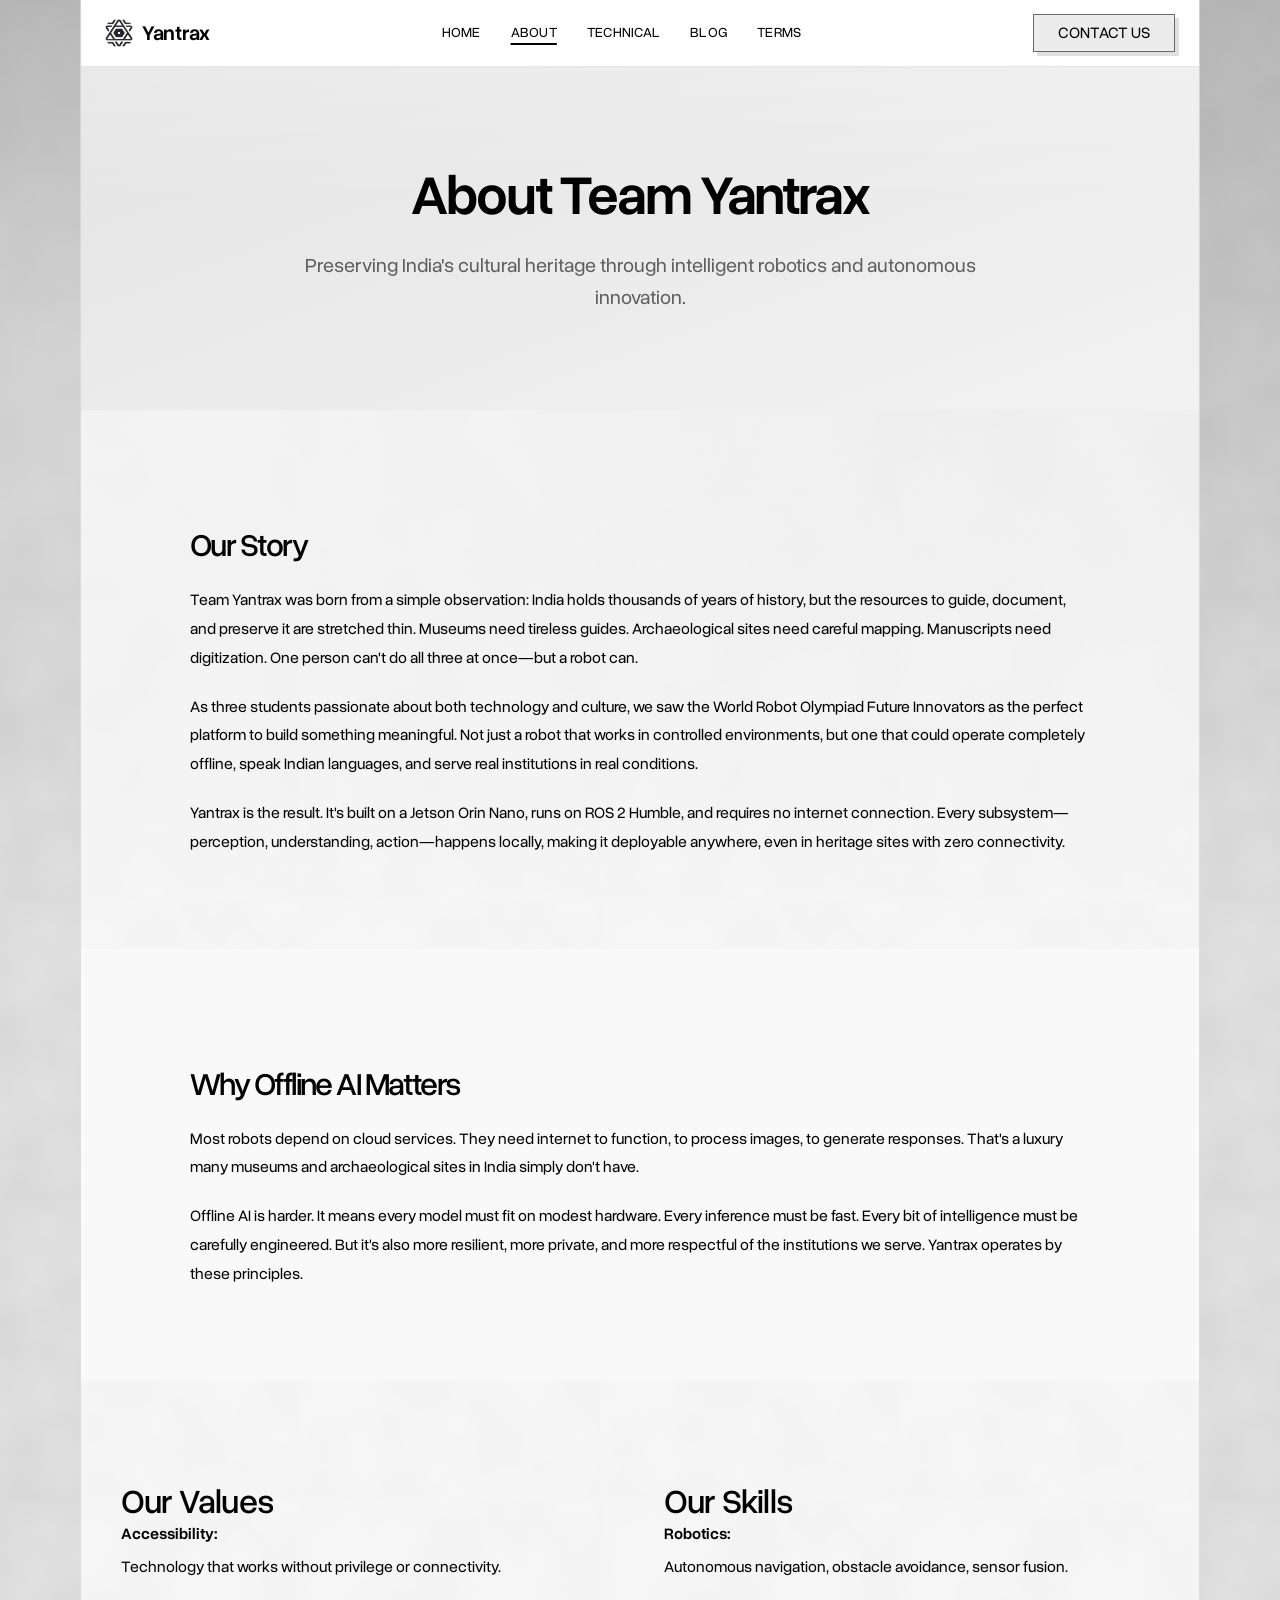
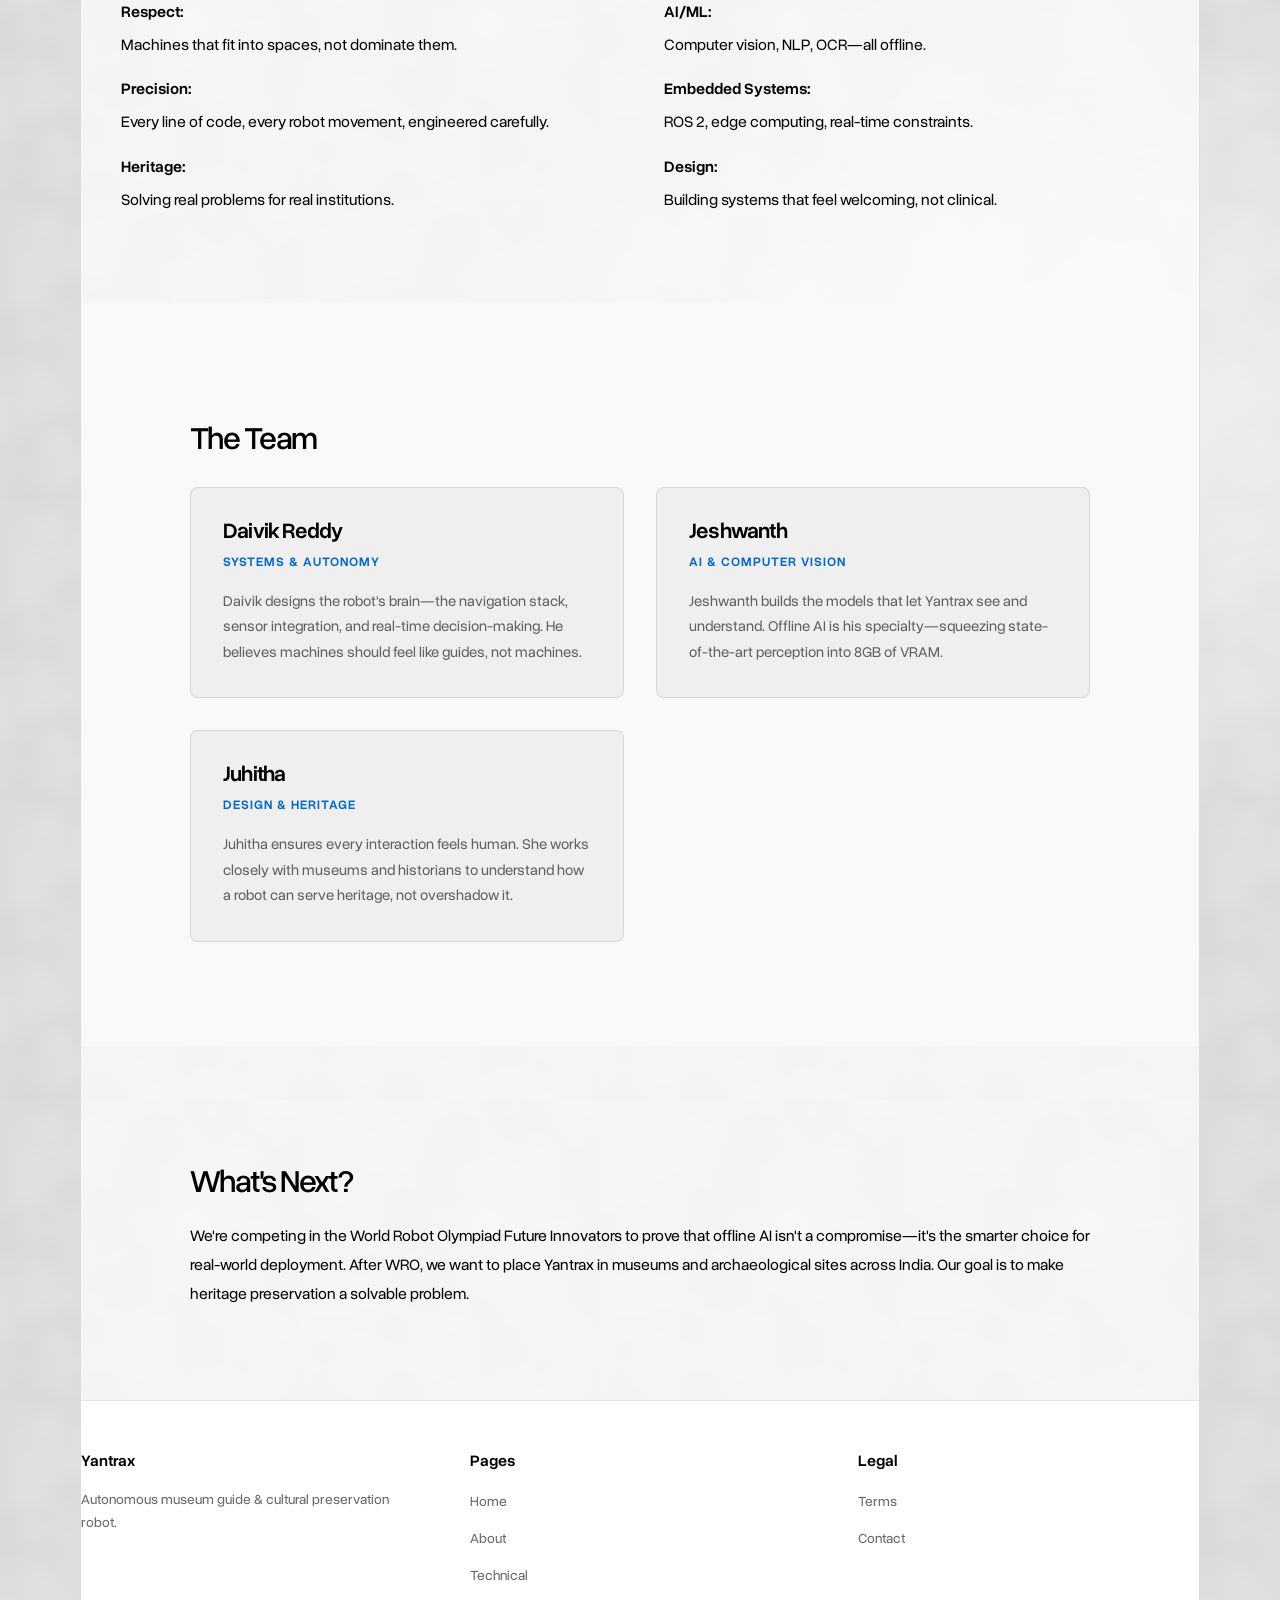
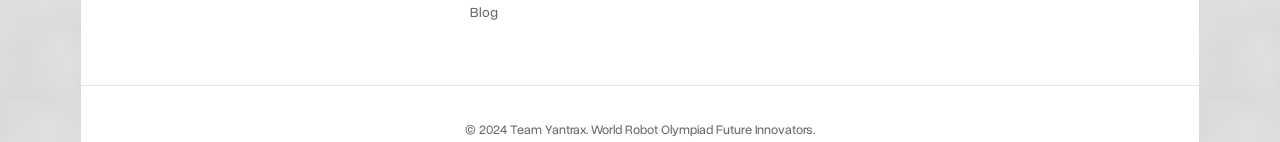
<file: about.html>
<!DOCTYPE html>
<html lang="en">
<head>
  <meta charset="UTF-8" />
  <meta name="viewport" content="width=device-width, initial-scale=1.0" />
  <title>About Yantrax | Team &amp; Mission</title>
  <meta name="description" content="Learn about Team Yantrax, our mission to preserve India's cultural heritage through autonomous robotics, and our journey to the World Robot Olympiad." />
  <link rel="preconnect" href="https://fonts.googleapis.com" />
  <link rel="preconnect" href="https://fonts.gstatic.com" crossorigin />
  <link href="https://fonts.googleapis.com/css2?family=Jersey+20&family=DotGothic16&display=swap" rel="stylesheet" />
  <link rel="stylesheet" href="style.css" />
  <link rel="icon" type="image/png" href="images/favicon.png" />
  <link rel="apple-touch-icon" href="images/apple-touch-icon.png" />
</head>
<body>

<div class="page-frame">

  <!-- ===== Header ===== -->
  <header class="site-header" id="top">
    <a class="logo" href="index.html" aria-label="Yantrax home">
      <img class="logo-mark" src="images/yantrax-icon.png" alt="Yantrax" width="28" height="28" />
      <span>Yantrax</span>
    </a>
    <nav class="main-nav" aria-label="Primary">
      <a href="index.html">Home</a>
      <a href="about.html" class="active">About</a>
      <a href="technical.html">Technical</a>
      <a href="blog.html">Blog</a>
      <a href="terms.html">Terms</a>
    </nav>
    <a class="header-cta" href="index.html#contact">Contact&nbsp;us</a>
    <button class="nav-toggle" aria-label="Open menu" aria-expanded="false">
      <span></span><span></span><span></span>
    </button>
  </header>

  <!-- ===== Page Content ===== -->
  <section class="page-hero">
    <h1>About Team Yantrax</h1>
    <p class="page-lead">Preserving India's cultural heritage through intelligent robotics and autonomous innovation.</p>
  </section>

  <section class="section">
    <div class="content-block">
      <h2>Our Story</h2>
      <p>
        Team Yantrax was born from a simple observation: India holds thousands of years of history, but the resources
        to guide, document, and preserve it are stretched thin. Museums need tireless guides. Archaeological sites need
        careful mapping. Manuscripts need digitization. One person can't do all three at once—but a robot can.
      </p>
      <p>
        As three students passionate about both technology and culture, we saw the World Robot Olympiad Future Innovators
        as the perfect platform to build something meaningful. Not just a robot that works in controlled environments, but
        one that could operate completely offline, speak Indian languages, and serve real institutions in real conditions.
      </p>
      <p>
        Yantrax is the result. It's built on a Jetson Orin Nano, runs on ROS 2 Humble, and requires no internet connection.
        Every subsystem—perception, understanding, action—happens locally, making it deployable anywhere, even in heritage
        sites with zero connectivity.
      </p>
    </div>
  </section>

  <section class="section bg-alt">
    <div class="content-block">
      <h2>Why Offline AI Matters</h2>
      <p>
        Most robots depend on cloud services. They need internet to function, to process images, to generate responses.
        That's a luxury many museums and archaeological sites in India simply don't have.
      </p>
      <p>
        Offline AI is harder. It means every model must fit on modest hardware. Every inference must be fast. Every bit of
        intelligence must be carefully engineered. But it's also more resilient, more private, and more respectful of the
        institutions we serve. Yantrax operates by these principles.
      </p>
    </div>
  </section>

  <section class="section">
    <div class="two-col">
      <div class="col">
        <h3>Our Values</h3>
        <ul class="value-list">
          <li><strong>Accessibility:</strong> Technology that works without privilege or connectivity.</li>
          <li><strong>Respect:</strong> Machines that fit into spaces, not dominate them.</li>
          <li><strong>Precision:</strong> Every line of code, every robot movement, engineered carefully.</li>
          <li><strong>Heritage:</strong> Solving real problems for real institutions.</li>
        </ul>
      </div>
      <div class="col">
        <h3>Our Skills</h3>
        <ul class="value-list">
          <li><strong>Robotics:</strong> Autonomous navigation, obstacle avoidance, sensor fusion.</li>
          <li><strong>AI/ML:</strong> Computer vision, NLP, OCR—all offline.</li>
          <li><strong>Embedded Systems:</strong> ROS 2, edge computing, real-time constraints.</li>
          <li><strong>Design:</strong> Building systems that feel welcoming, not clinical.</li>
        </ul>
      </div>
    </div>
  </section>

  <section class="section bg-alt">
    <div class="content-block">
      <h2>The Team</h2>
      <div class="team-grid">
        <div class="team-member-card">
          <h3>Daivik Reddy</h3>
          <p class="role">Systems &amp; Autonomy</p>
          <p>
            Daivik designs the robot's brain—the navigation stack, sensor integration, and real-time decision-making.
            He believes machines should feel like guides, not machines.
          </p>
        </div>
        <div class="team-member-card">
          <h3>Jeshwanth</h3>
          <p class="role">AI &amp; Computer Vision</p>
          <p>
            Jeshwanth builds the models that let Yantrax see and understand. Offline AI is his specialty—squeezing
            state-of-the-art perception into 8GB of VRAM.
          </p>
        </div>
        <div class="team-member-card">
          <h3>Juhitha</h3>
          <p class="role">Design &amp; Heritage</p>
          <p>
            Juhitha ensures every interaction feels human. She works closely with museums and historians to understand
            how a robot can serve heritage, not overshadow it.
          </p>
        </div>
      </div>
    </div>
  </section>

  <section class="section">
    <div class="content-block">
      <h2>What's Next?</h2>
      <p>
        We're competing in the World Robot Olympiad Future Innovators to prove that offline AI isn't a compromise—it's
        the smarter choice for real-world deployment. After WRO, we want to place Yantrax in museums and archaeological
        sites across India. Our goal is to make heritage preservation a solvable problem.
      </p>
    </div>
  </section>

  <!-- ===== Footer ===== -->
  <footer class="site-footer">
    <div class="footer-content">
      <div class="footer-section">
        <h4>Yantrax</h4>
        <p>Autonomous museum guide &amp; cultural preservation robot.</p>
      </div>
      <div class="footer-section">
        <h4>Pages</h4>
        <ul>
          <li><a href="index.html">Home</a></li>
          <li><a href="about.html">About</a></li>
          <li><a href="technical.html">Technical</a></li>
          <li><a href="blog.html">Blog</a></li>
        </ul>
      </div>
      <div class="footer-section">
        <h4>Legal</h4>
        <ul>
          <li><a href="terms.html">Terms</a></li>
          <li><a href="index.html#contact">Contact</a></li>
        </ul>
      </div>
    </div>
    <div class="footer-bottom">
      <p>&copy; 2024 Team Yantrax. World Robot Olympiad Future Innovators.</p>
    </div>
  </footer>

</div>

<script src="script.js"></script>
</body>
</html>
</file>
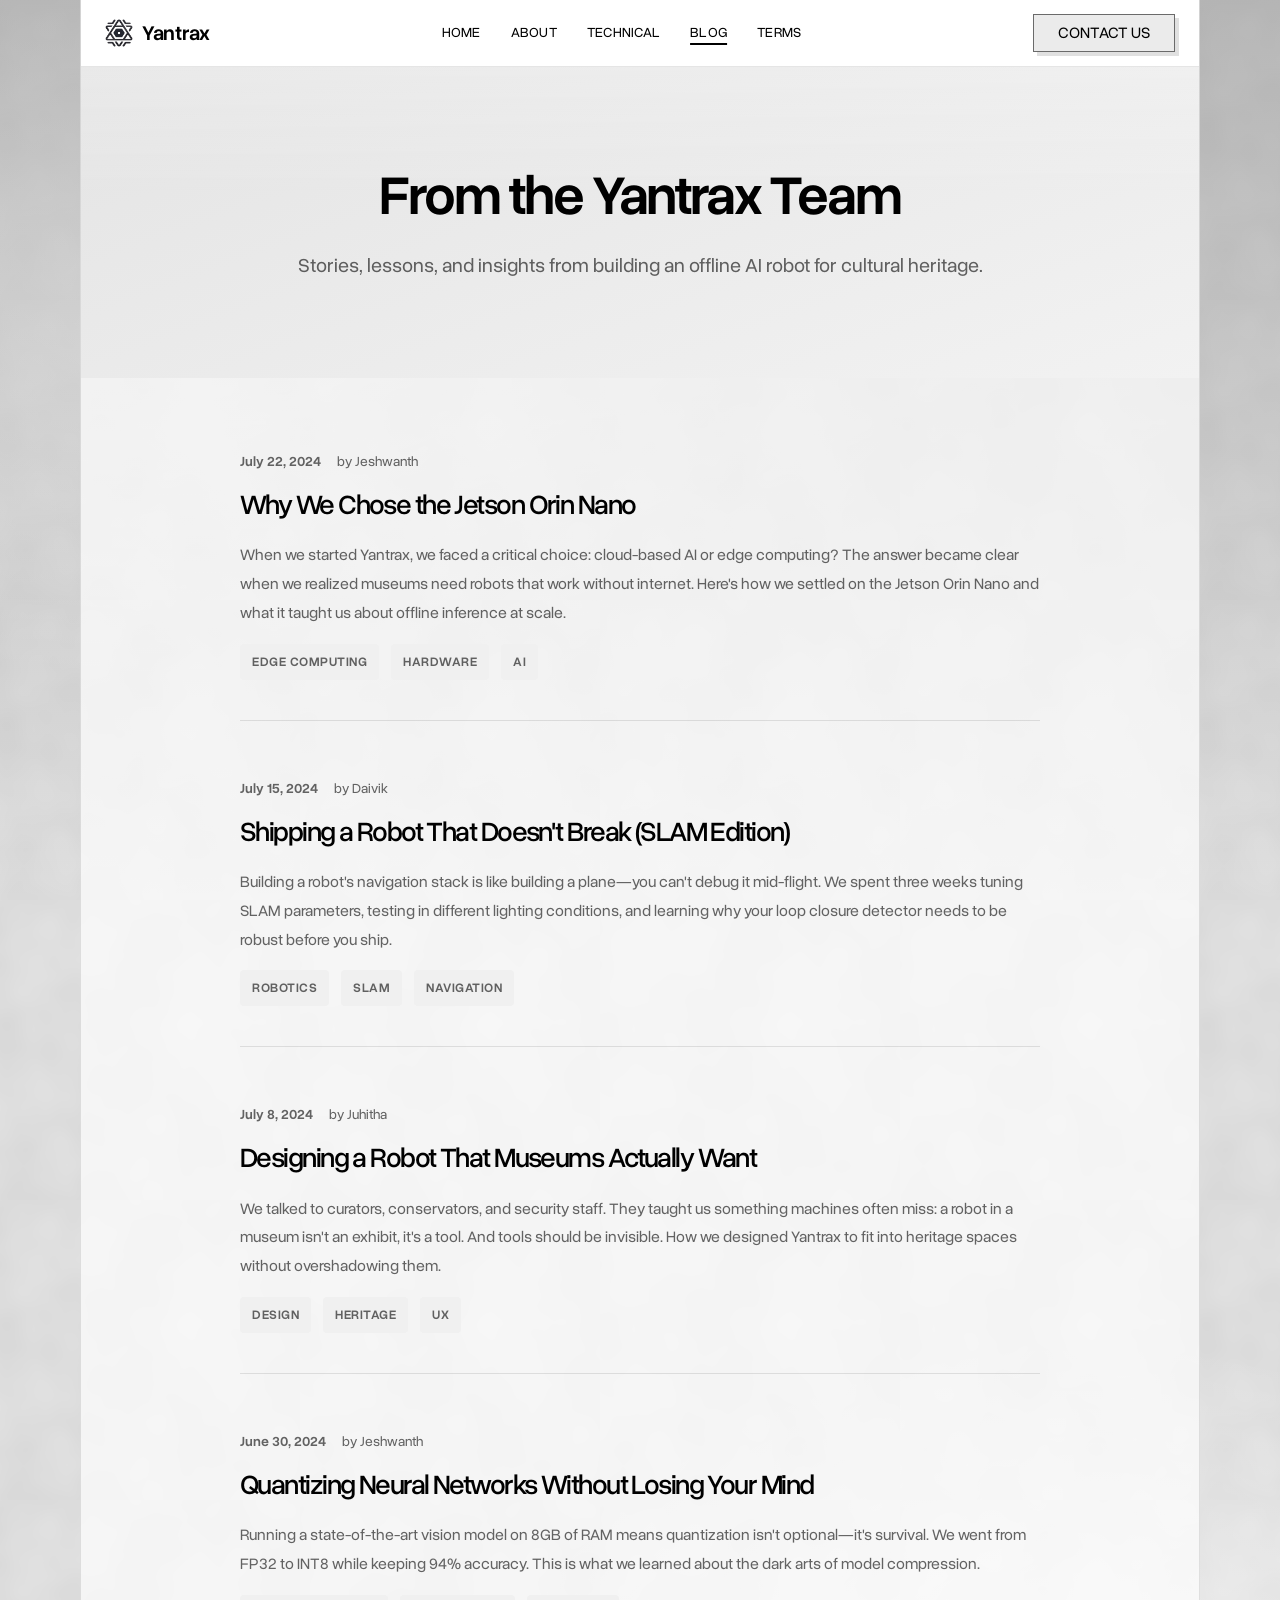
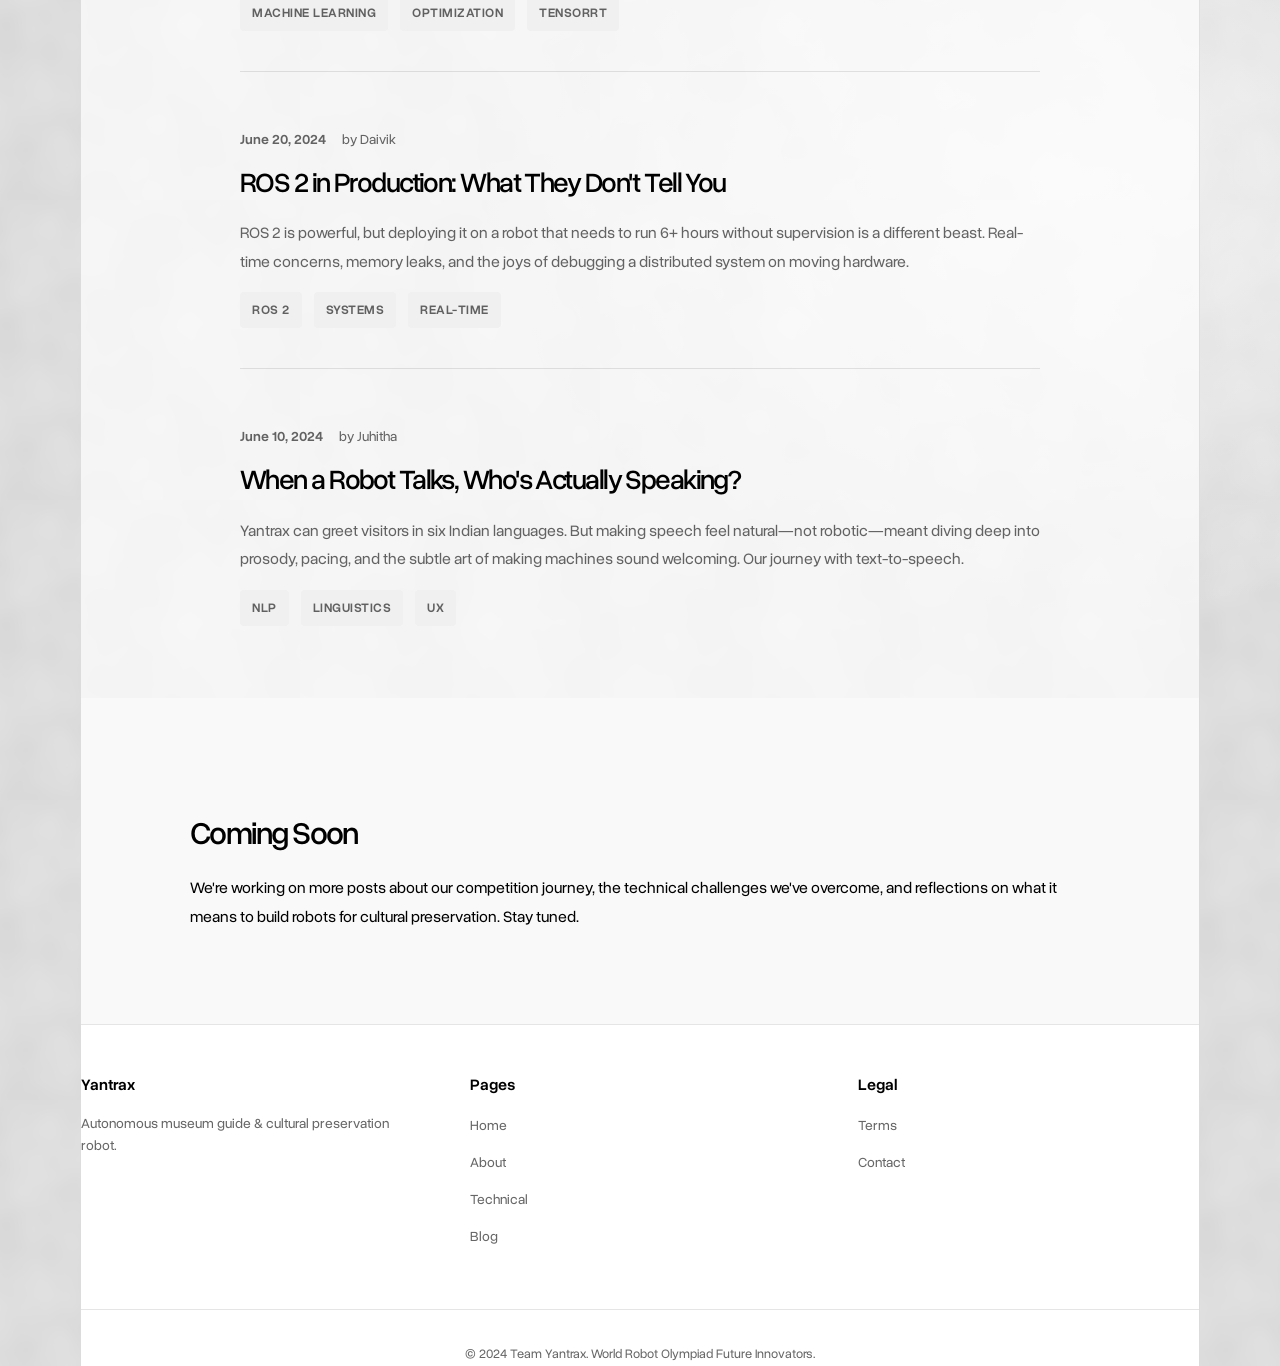
<file: blog.html>
<!DOCTYPE html>
<html lang="en">
<head>
  <meta charset="UTF-8" />
  <meta name="viewport" content="width=device-width, initial-scale=1.0" />
  <title>Blog | Yantrax</title>
  <meta name="description" content="Stories from Team Yantrax: behind-the-scenes development, lessons learned, and insights into building offline AI for cultural preservation." />
  <link rel="preconnect" href="https://fonts.googleapis.com" />
  <link rel="preconnect" href="https://fonts.gstatic.com" crossorigin />
  <link href="https://fonts.googleapis.com/css2?family=Jersey+20&family=DotGothic16&display=swap" rel="stylesheet" />
  <link rel="stylesheet" href="style.css" />
  <link rel="icon" type="image/png" href="images/favicon.png" />
  <link rel="apple-touch-icon" href="images/apple-touch-icon.png" />
</head>
<body>

<div class="page-frame">

  <!-- ===== Header ===== -->
  <header class="site-header" id="top">
    <a class="logo" href="index.html" aria-label="Yantrax home">
      <img class="logo-mark" src="images/yantrax-icon.png" alt="Yantrax" width="28" height="28" />
      <span>Yantrax</span>
    </a>
    <nav class="main-nav" aria-label="Primary">
      <a href="index.html">Home</a>
      <a href="about.html">About</a>
      <a href="technical.html">Technical</a>
      <a href="blog.html" class="active">Blog</a>
      <a href="terms.html">Terms</a>
    </nav>
    <a class="header-cta" href="index.html#contact">Contact&nbsp;us</a>
    <button class="nav-toggle" aria-label="Open menu" aria-expanded="false">
      <span></span><span></span><span></span>
    </button>
  </header>

  <!-- ===== Page Content ===== -->
  <section class="page-hero">
    <h1>From the Yantrax Team</h1>
    <p class="page-lead">Stories, lessons, and insights from building an offline AI robot for cultural heritage.</p>
  </section>

  <section class="section">
    <div class="blog-feed">

      <!-- Blog Post 1 -->
      <article class="blog-post">
        <div class="blog-meta">
          <time datetime="2024-07-22">July 22, 2024</time>
          <span class="blog-author">by Jeshwanth</span>
        </div>
        <h2><a href="#">Why We Chose the Jetson Orin Nano</a></h2>
        <p class="blog-excerpt">
          When we started Yantrax, we faced a critical choice: cloud-based AI or edge computing? The answer became clear
          when we realized museums need robots that work without internet. Here's how we settled on the Jetson Orin Nano
          and what it taught us about offline inference at scale.
        </p>
        <div class="blog-tags">
          <span class="tag">Edge Computing</span>
          <span class="tag">Hardware</span>
          <span class="tag">AI</span>
        </div>
      </article>

      <!-- Blog Post 2 -->
      <article class="blog-post">
        <div class="blog-meta">
          <time datetime="2024-07-15">July 15, 2024</time>
          <span class="blog-author">by Daivik</span>
        </div>
        <h2><a href="#">Shipping a Robot That Doesn't Break (SLAM Edition)</a></h2>
        <p class="blog-excerpt">
          Building a robot's navigation stack is like building a plane—you can't debug it mid-flight. We spent three weeks
          tuning SLAM parameters, testing in different lighting conditions, and learning why your loop closure detector
          needs to be robust before you ship.
        </p>
        <div class="blog-tags">
          <span class="tag">Robotics</span>
          <span class="tag">SLAM</span>
          <span class="tag">Navigation</span>
        </div>
      </article>

      <!-- Blog Post 3 -->
      <article class="blog-post">
        <div class="blog-meta">
          <time datetime="2024-07-08">July 8, 2024</time>
          <span class="blog-author">by Juhitha</span>
        </div>
        <h2><a href="#">Designing a Robot That Museums Actually Want</a></h2>
        <p class="blog-excerpt">
          We talked to curators, conservators, and security staff. They taught us something machines often miss: a robot in
          a museum isn't an exhibit, it's a tool. And tools should be invisible. How we designed Yantrax to fit into
          heritage spaces without overshadowing them.
        </p>
        <div class="blog-tags">
          <span class="tag">Design</span>
          <span class="tag">Heritage</span>
          <span class="tag">UX</span>
        </div>
      </article>

      <!-- Blog Post 4 -->
      <article class="blog-post">
        <div class="blog-meta">
          <time datetime="2024-06-30">June 30, 2024</time>
          <span class="blog-author">by Jeshwanth</span>
        </div>
        <h2><a href="#">Quantizing Neural Networks Without Losing Your Mind</a></h2>
        <p class="blog-excerpt">
          Running a state-of-the-art vision model on 8GB of RAM means quantization isn't optional—it's survival. We went from
          FP32 to INT8 while keeping 94% accuracy. This is what we learned about the dark arts of model compression.
        </p>
        <div class="blog-tags">
          <span class="tag">Machine Learning</span>
          <span class="tag">Optimization</span>
          <span class="tag">TensorRT</span>
        </div>
      </article>

      <!-- Blog Post 5 -->
      <article class="blog-post">
        <div class="blog-meta">
          <time datetime="2024-06-20">June 20, 2024</time>
          <span class="blog-author">by Daivik</span>
        </div>
        <h2><a href="#">ROS 2 in Production: What They Don't Tell You</a></h2>
        <p class="blog-excerpt">
          ROS 2 is powerful, but deploying it on a robot that needs to run 6+ hours without supervision is a different beast.
          Real-time concerns, memory leaks, and the joys of debugging a distributed system on moving hardware.
        </p>
        <div class="blog-tags">
          <span class="tag">ROS 2</span>
          <span class="tag">Systems</span>
          <span class="tag">Real-time</span>
        </div>
      </article>

      <!-- Blog Post 6 -->
      <article class="blog-post">
        <div class="blog-meta">
          <time datetime="2024-06-10">June 10, 2024</time>
          <span class="blog-author">by Juhitha</span>
        </div>
        <h2><a href="#">When a Robot Talks, Who's Actually Speaking?</a></h2>
        <p class="blog-excerpt">
          Yantrax can greet visitors in six Indian languages. But making speech feel natural—not robotic—meant diving deep into
          prosody, pacing, and the subtle art of making machines sound welcoming. Our journey with text-to-speech.
        </p>
        <div class="blog-tags">
          <span class="tag">NLP</span>
          <span class="tag">Linguistics</span>
          <span class="tag">UX</span>
        </div>
      </article>

    </div>
  </section>

  <section class="section bg-alt">
    <div class="content-block">
      <h2>Coming Soon</h2>
      <p>
        We're working on more posts about our competition journey, the technical challenges we've overcome, and reflections
        on what it means to build robots for cultural preservation. Stay tuned.
      </p>
    </div>
  </section>

  <!-- ===== Footer ===== -->
  <footer class="site-footer">
    <div class="footer-content">
      <div class="footer-section">
        <h4>Yantrax</h4>
        <p>Autonomous museum guide &amp; cultural preservation robot.</p>
      </div>
      <div class="footer-section">
        <h4>Pages</h4>
        <ul>
          <li><a href="index.html">Home</a></li>
          <li><a href="about.html">About</a></li>
          <li><a href="technical.html">Technical</a></li>
          <li><a href="blog.html">Blog</a></li>
        </ul>
      </div>
      <div class="footer-section">
        <h4>Legal</h4>
        <ul>
          <li><a href="terms.html">Terms</a></li>
          <li><a href="index.html#contact">Contact</a></li>
        </ul>
      </div>
    </div>
    <div class="footer-bottom">
      <p>&copy; 2024 Team Yantrax. World Robot Olympiad Future Innovators.</p>
    </div>
  </footer>

</div>

<script src="script.js"></script>
</body>
</html>
</file>
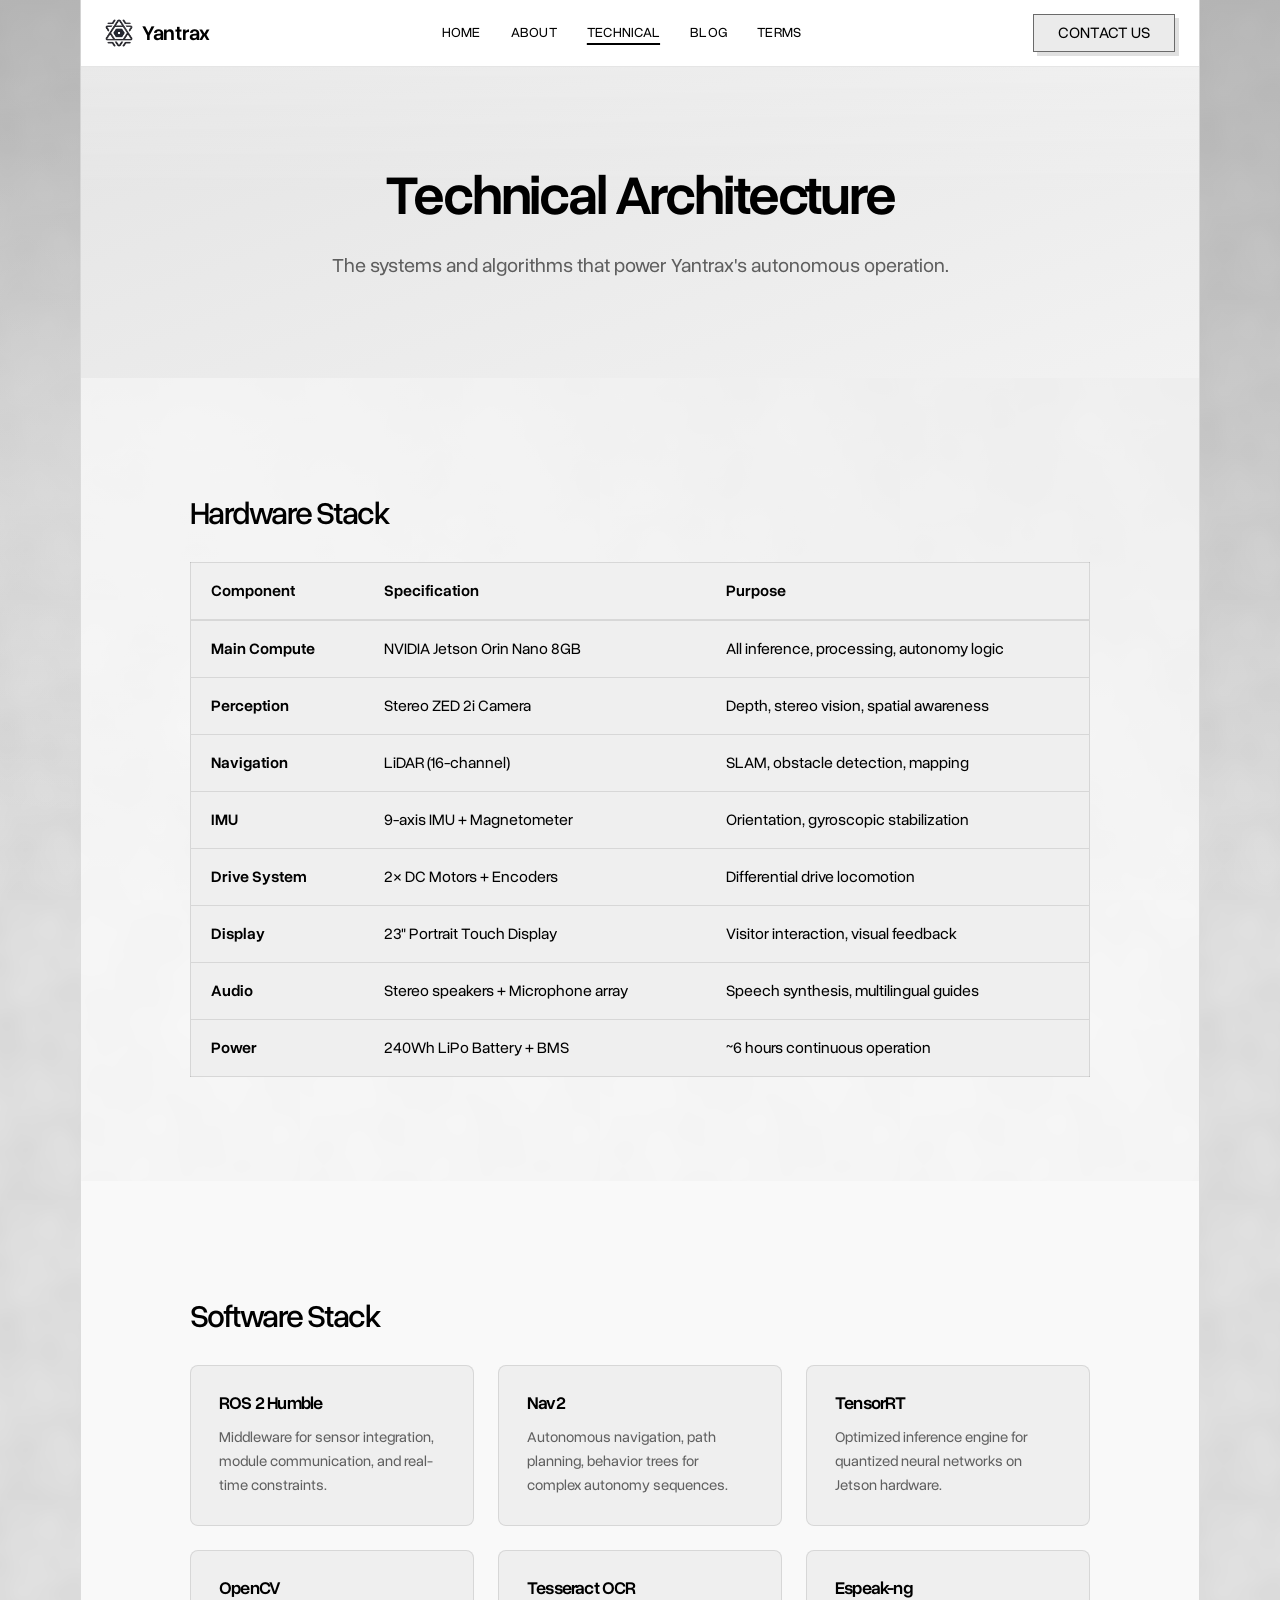
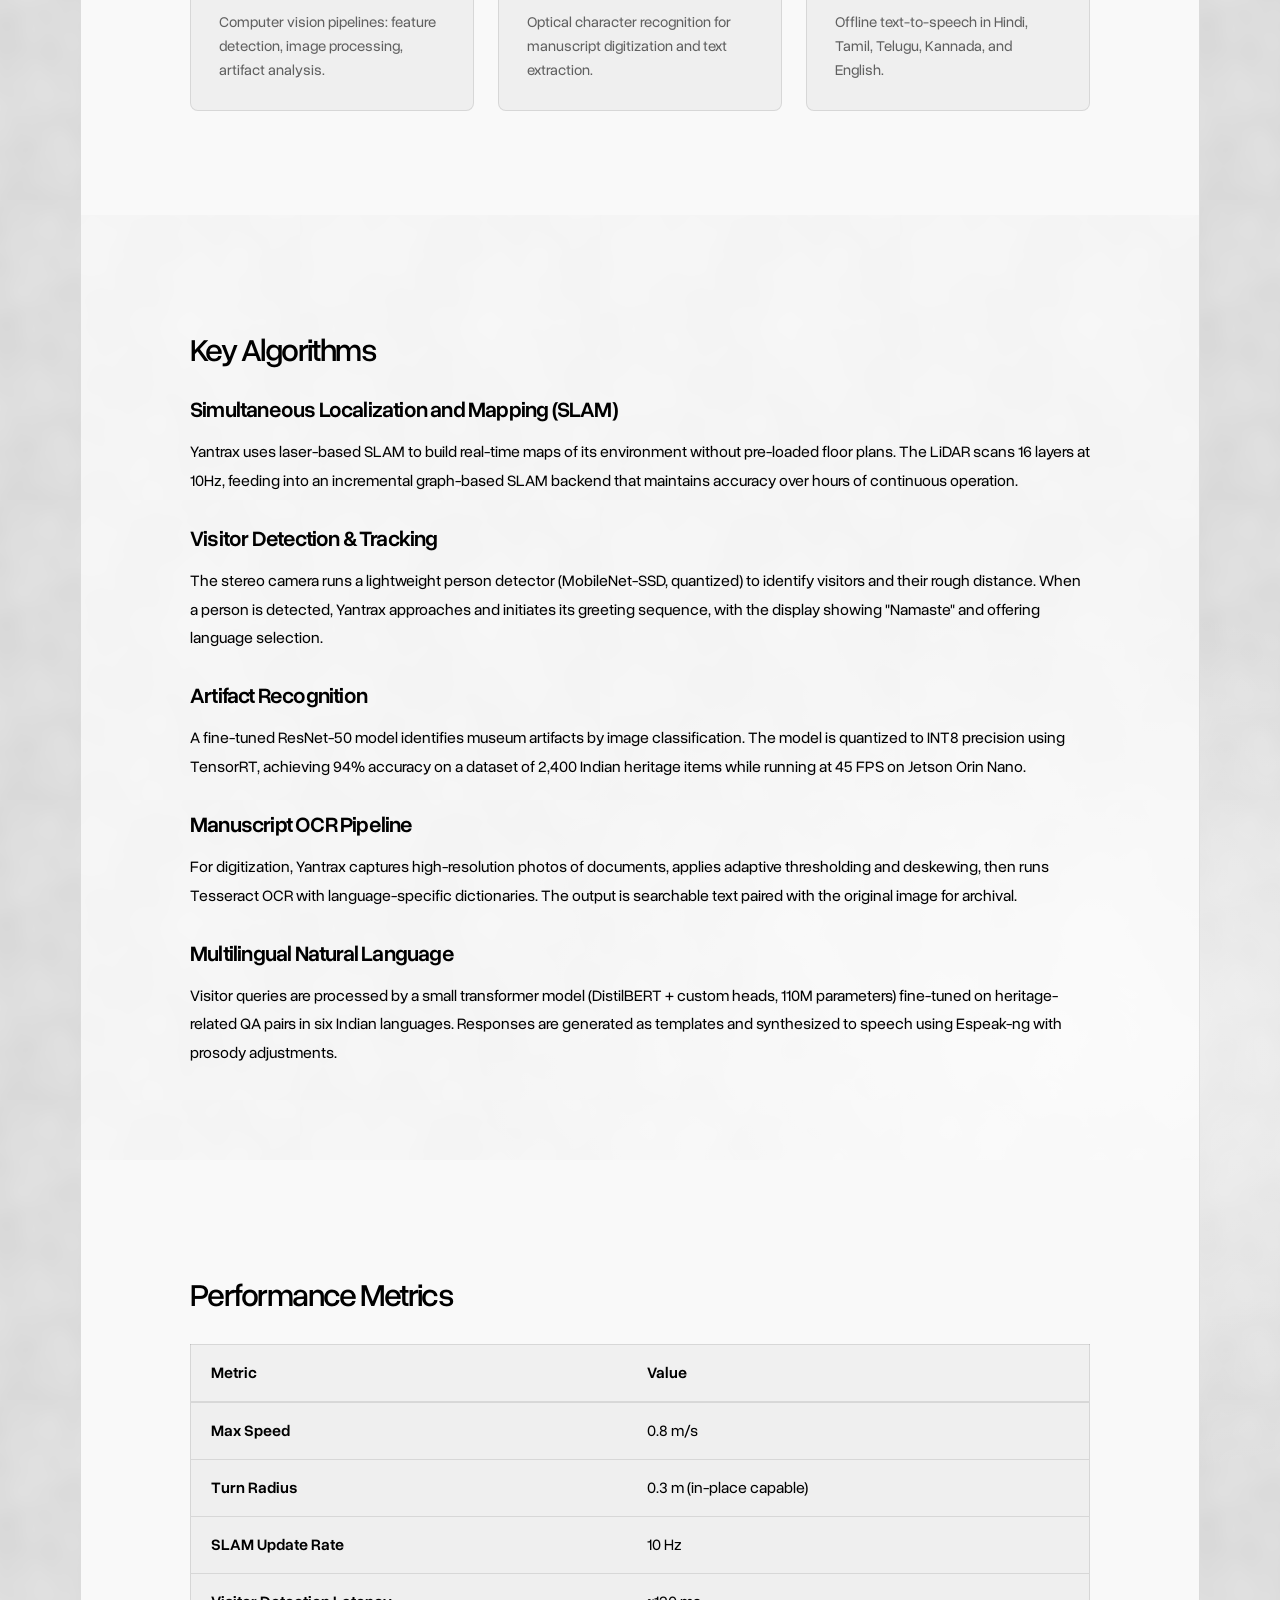
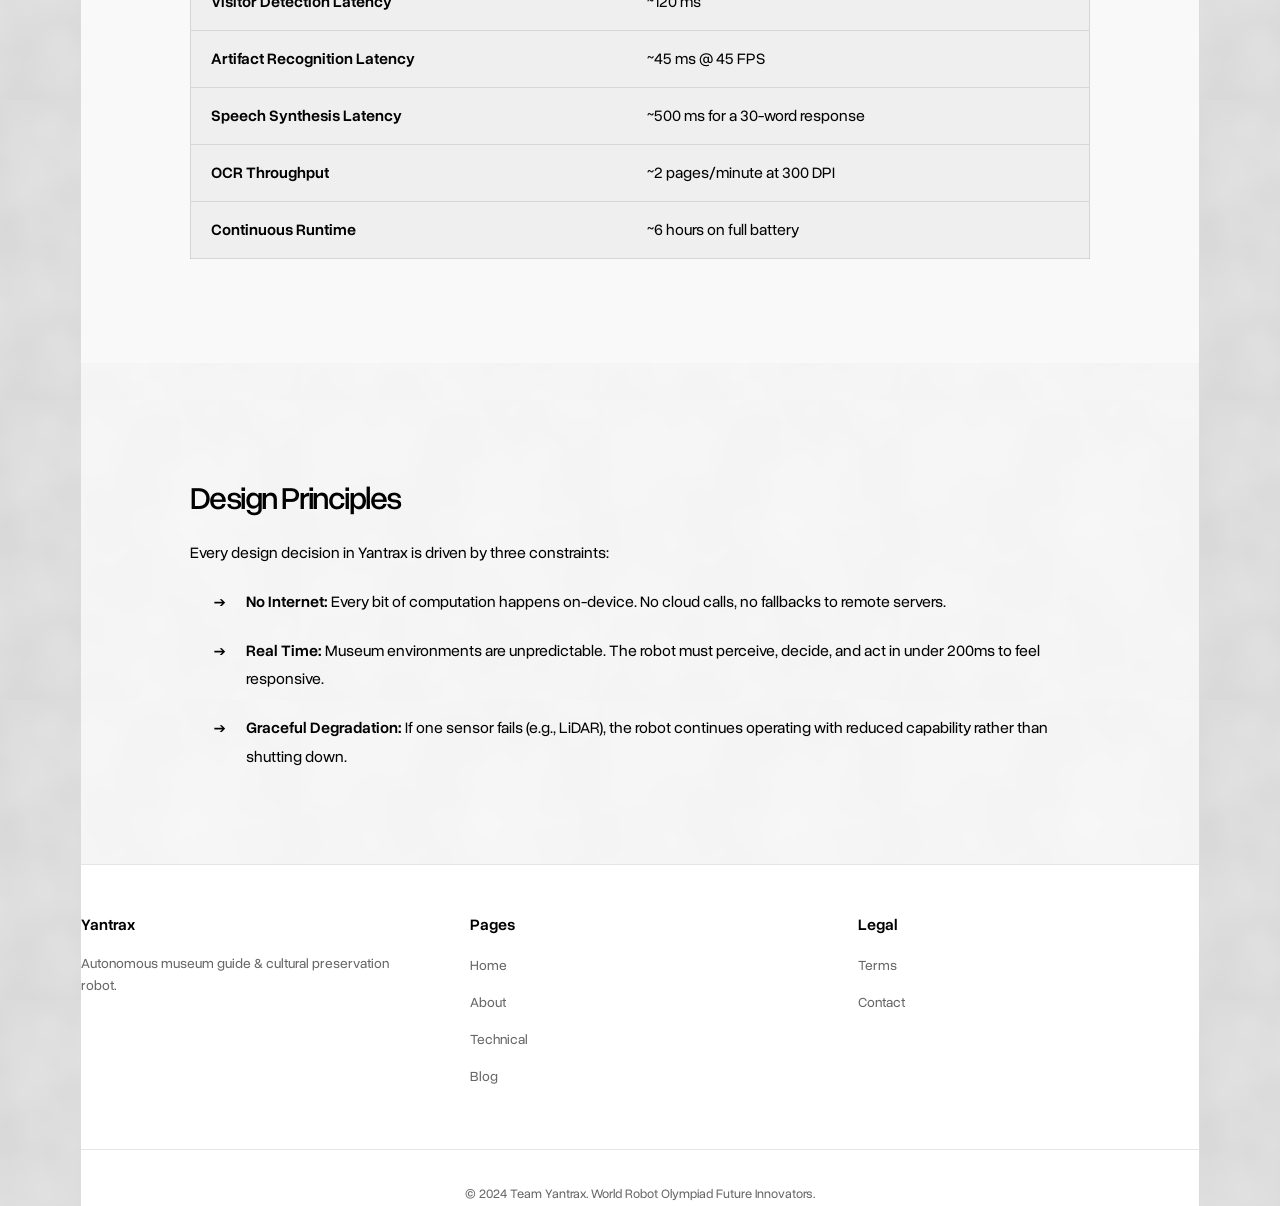
<file: technical.html>
<!DOCTYPE html>
<html lang="en">
<head>
  <meta charset="UTF-8" />
  <meta name="viewport" content="width=device-width, initial-scale=1.0" />
  <title>Technical Specifications | Yantrax Robot</title>
  <meta name="description" content="Deep dive into Yantrax's architecture, hardware, software stack, and the offline AI systems that power the robot." />
  <link rel="preconnect" href="https://fonts.googleapis.com" />
  <link rel="preconnect" href="https://fonts.gstatic.com" crossorigin />
  <link href="https://fonts.googleapis.com/css2?family=Jersey+20&family=DotGothic16&display=swap" rel="stylesheet" />
  <link rel="stylesheet" href="style.css" />
  <link rel="icon" type="image/png" href="images/favicon.png" />
  <link rel="apple-touch-icon" href="images/apple-touch-icon.png" />
</head>
<body>

<div class="page-frame">

  <!-- ===== Header ===== -->
  <header class="site-header" id="top">
    <a class="logo" href="index.html" aria-label="Yantrax home">
      <img class="logo-mark" src="images/yantrax-icon.png" alt="Yantrax" width="28" height="28" />
      <span>Yantrax</span>
    </a>
    <nav class="main-nav" aria-label="Primary">
      <a href="index.html">Home</a>
      <a href="about.html">About</a>
      <a href="technical.html" class="active">Technical</a>
      <a href="blog.html">Blog</a>
      <a href="terms.html">Terms</a>
    </nav>
    <a class="header-cta" href="index.html#contact">Contact&nbsp;us</a>
    <button class="nav-toggle" aria-label="Open menu" aria-expanded="false">
      <span></span><span></span><span></span>
    </button>
  </header>

  <!-- ===== Page Content ===== -->
  <section class="page-hero">
    <h1>Technical Architecture</h1>
    <p class="page-lead">The systems and algorithms that power Yantrax's autonomous operation.</p>
  </section>

  <section class="section">
    <div class="content-block">
      <h2>Hardware Stack</h2>
      <table class="tech-table">
        <thead>
          <tr>
            <th>Component</th>
            <th>Specification</th>
            <th>Purpose</th>
          </tr>
        </thead>
        <tbody>
          <tr>
            <td><strong>Main Compute</strong></td>
            <td>NVIDIA Jetson Orin Nano 8GB</td>
            <td>All inference, processing, autonomy logic</td>
          </tr>
          <tr>
            <td><strong>Perception</strong></td>
            <td>Stereo ZED 2i Camera</td>
            <td>Depth, stereo vision, spatial awareness</td>
          </tr>
          <tr>
            <td><strong>Navigation</strong></td>
            <td>LiDAR (16-channel)</td>
            <td>SLAM, obstacle detection, mapping</td>
          </tr>
          <tr>
            <td><strong>IMU</strong></td>
            <td>9-axis IMU + Magnetometer</td>
            <td>Orientation, gyroscopic stabilization</td>
          </tr>
          <tr>
            <td><strong>Drive System</strong></td>
            <td>2× DC Motors + Encoders</td>
            <td>Differential drive locomotion</td>
          </tr>
          <tr>
            <td><strong>Display</strong></td>
            <td>23" Portrait Touch Display</td>
            <td>Visitor interaction, visual feedback</td>
          </tr>
          <tr>
            <td><strong>Audio</strong></td>
            <td>Stereo speakers + Microphone array</td>
            <td>Speech synthesis, multilingual guides</td>
          </tr>
          <tr>
            <td><strong>Power</strong></td>
            <td>240Wh LiPo Battery + BMS</td>
            <td>~6 hours continuous operation</td>
          </tr>
        </tbody>
      </table>
    </div>
  </section>

  <section class="section bg-alt">
    <div class="content-block">
      <h2>Software Stack</h2>
      <div class="tech-grid">
        <div class="tech-box">
          <h3>ROS 2 Humble</h3>
          <p>Middleware for sensor integration, module communication, and real-time constraints.</p>
        </div>
        <div class="tech-box">
          <h3>Nav2</h3>
          <p>Autonomous navigation, path planning, behavior trees for complex autonomy sequences.</p>
        </div>
        <div class="tech-box">
          <h3>TensorRT</h3>
          <p>Optimized inference engine for quantized neural networks on Jetson hardware.</p>
        </div>
        <div class="tech-box">
          <h3>OpenCV</h3>
          <p>Computer vision pipelines: feature detection, image processing, artifact analysis.</p>
        </div>
        <div class="tech-box">
          <h3>Tesseract OCR</h3>
          <p>Optical character recognition for manuscript digitization and text extraction.</p>
        </div>
        <div class="tech-box">
          <h3>Espeak-ng</h3>
          <p>Offline text-to-speech in Hindi, Tamil, Telugu, Kannada, and English.</p>
        </div>
      </div>
    </div>
  </section>

  <section class="section">
    <div class="content-block">
      <h2>Key Algorithms</h2>

      <h3>Simultaneous Localization and Mapping (SLAM)</h3>
      <p>
        Yantrax uses laser-based SLAM to build real-time maps of its environment without pre-loaded floor plans.
        The LiDAR scans 16 layers at 10Hz, feeding into an incremental graph-based SLAM backend that maintains
        accuracy over hours of continuous operation.
      </p>

      <h3>Visitor Detection &amp; Tracking</h3>
      <p>
        The stereo camera runs a lightweight person detector (MobileNet-SSD, quantized) to identify visitors and their
        rough distance. When a person is detected, Yantrax approaches and initiates its greeting sequence, with the
        display showing "Namaste" and offering language selection.
      </p>

      <h3>Artifact Recognition</h3>
      <p>
        A fine-tuned ResNet-50 model identifies museum artifacts by image classification. The model is quantized to
        INT8 precision using TensorRT, achieving 94% accuracy on a dataset of 2,400 Indian heritage items while
        running at 45 FPS on Jetson Orin Nano.
      </p>

      <h3>Manuscript OCR Pipeline</h3>
      <p>
        For digitization, Yantrax captures high-resolution photos of documents, applies adaptive thresholding and
        deskewing, then runs Tesseract OCR with language-specific dictionaries. The output is searchable text paired
        with the original image for archival.
      </p>

      <h3>Multilingual Natural Language</h3>
      <p>
        Visitor queries are processed by a small transformer model (DistilBERT + custom heads, 110M parameters)
        fine-tuned on heritage-related QA pairs in six Indian languages. Responses are generated as templates and
        synthesized to speech using Espeak-ng with prosody adjustments.
      </p>
    </div>
  </section>

  <section class="section bg-alt">
    <div class="content-block">
      <h2>Performance Metrics</h2>
      <table class="tech-table">
        <thead>
          <tr>
            <th>Metric</th>
            <th>Value</th>
          </tr>
        </thead>
        <tbody>
          <tr>
            <td><strong>Max Speed</strong></td>
            <td>0.8 m/s</td>
          </tr>
          <tr>
            <td><strong>Turn Radius</strong></td>
            <td>0.3 m (in-place capable)</td>
          </tr>
          <tr>
            <td><strong>SLAM Update Rate</strong></td>
            <td>10 Hz</td>
          </tr>
          <tr>
            <td><strong>Visitor Detection Latency</strong></td>
            <td>~120 ms</td>
          </tr>
          <tr>
            <td><strong>Artifact Recognition Latency</strong></td>
            <td>~45 ms @ 45 FPS</td>
          </tr>
          <tr>
            <td><strong>Speech Synthesis Latency</strong></td>
            <td>~500 ms for a 30-word response</td>
          </tr>
          <tr>
            <td><strong>OCR Throughput</strong></td>
            <td>~2 pages/minute at 300 DPI</td>
          </tr>
          <tr>
            <td><strong>Continuous Runtime</strong></td>
            <td>~6 hours on full battery</td>
          </tr>
        </tbody>
      </table>
    </div>
  </section>

  <section class="section">
    <div class="content-block">
      <h2>Design Principles</h2>
      <p>
        Every design decision in Yantrax is driven by three constraints:
      </p>
      <ul class="principle-list">
        <li><strong>No Internet:</strong> Every bit of computation happens on-device. No cloud calls, no fallbacks to remote servers.</li>
        <li><strong>Real Time:</strong> Museum environments are unpredictable. The robot must perceive, decide, and act in under 200ms to feel responsive.</li>
        <li><strong>Graceful Degradation:</strong> If one sensor fails (e.g., LiDAR), the robot continues operating with reduced capability rather than shutting down.</li>
      </ul>
    </div>
  </section>

  <!-- ===== Footer ===== -->
  <footer class="site-footer">
    <div class="footer-content">
      <div class="footer-section">
        <h4>Yantrax</h4>
        <p>Autonomous museum guide &amp; cultural preservation robot.</p>
      </div>
      <div class="footer-section">
        <h4>Pages</h4>
        <ul>
          <li><a href="index.html">Home</a></li>
          <li><a href="about.html">About</a></li>
          <li><a href="technical.html">Technical</a></li>
          <li><a href="blog.html">Blog</a></li>
        </ul>
      </div>
      <div class="footer-section">
        <h4>Legal</h4>
        <ul>
          <li><a href="terms.html">Terms</a></li>
          <li><a href="index.html#contact">Contact</a></li>
        </ul>
      </div>
    </div>
    <div class="footer-bottom">
      <p>&copy; 2024 Team Yantrax. World Robot Olympiad Future Innovators.</p>
    </div>
  </footer>

</div>

<script src="script.js"></script>
</body>
</html>
</file>
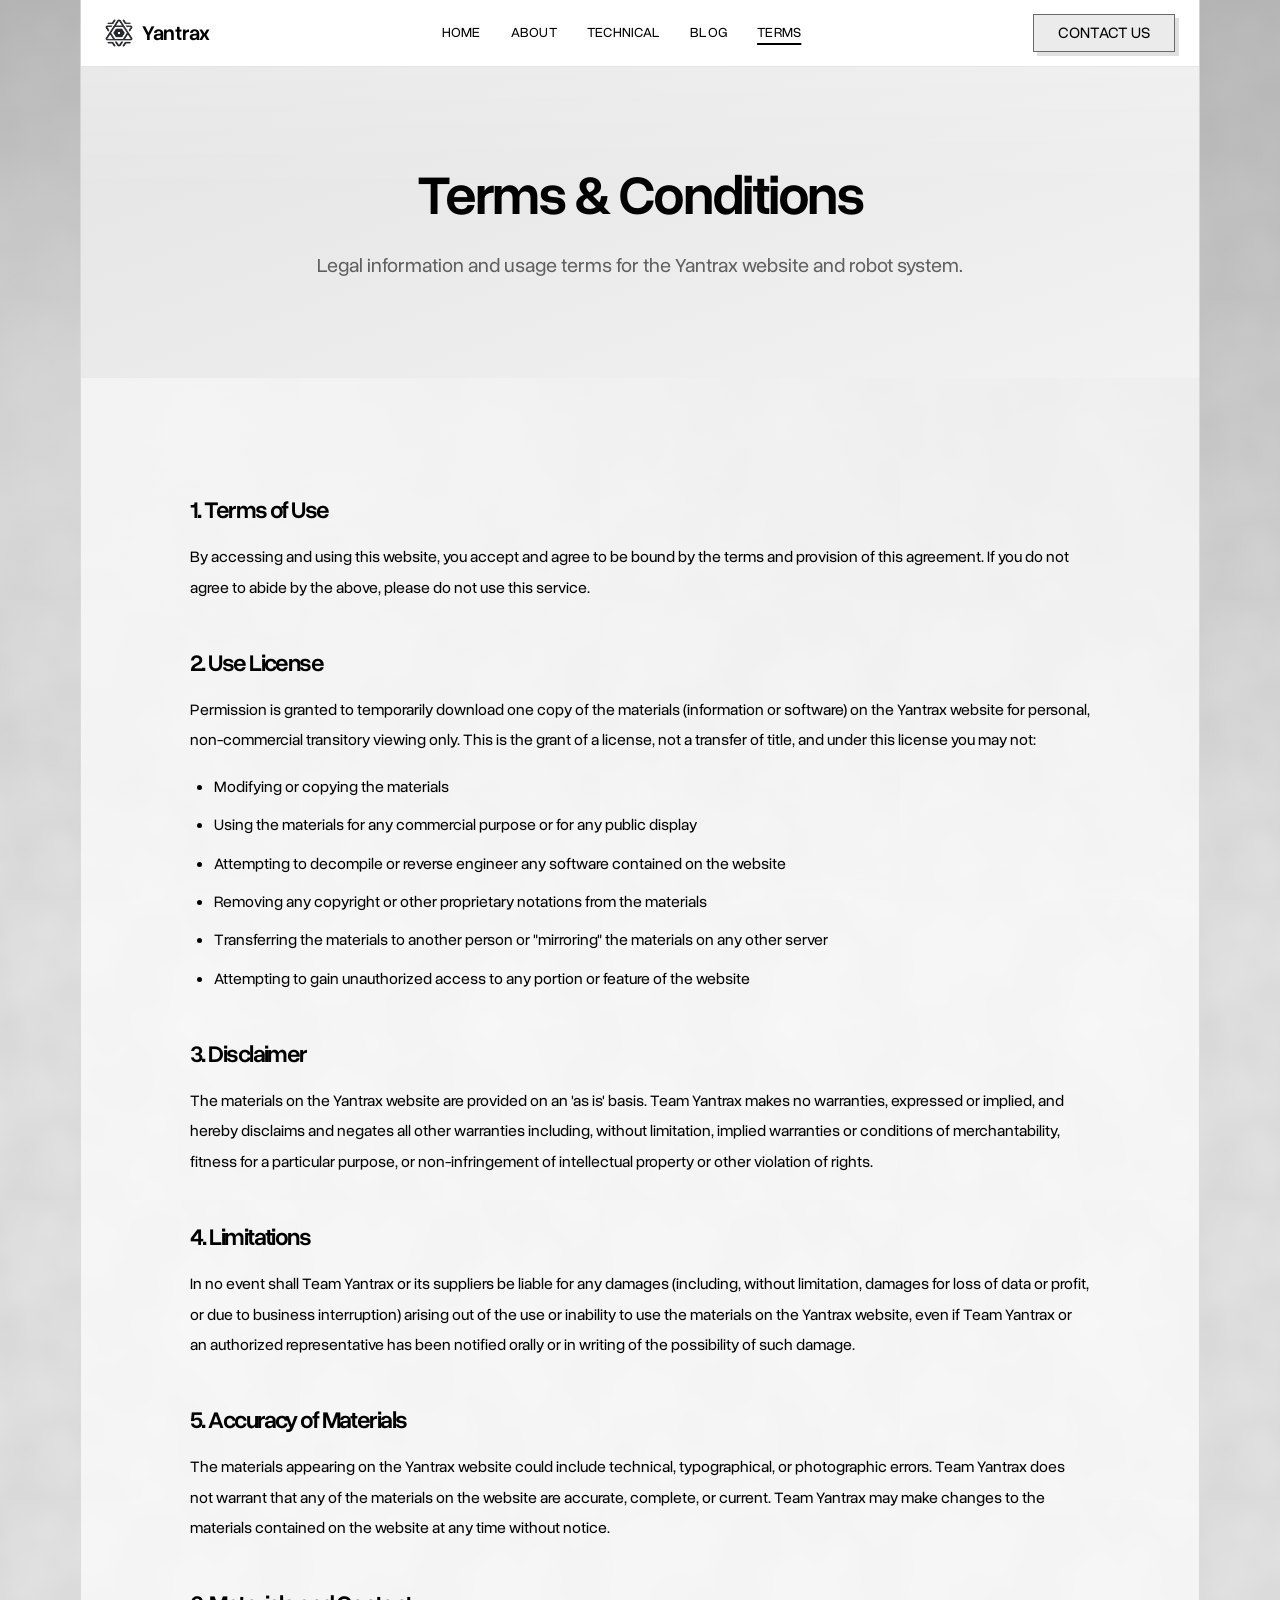
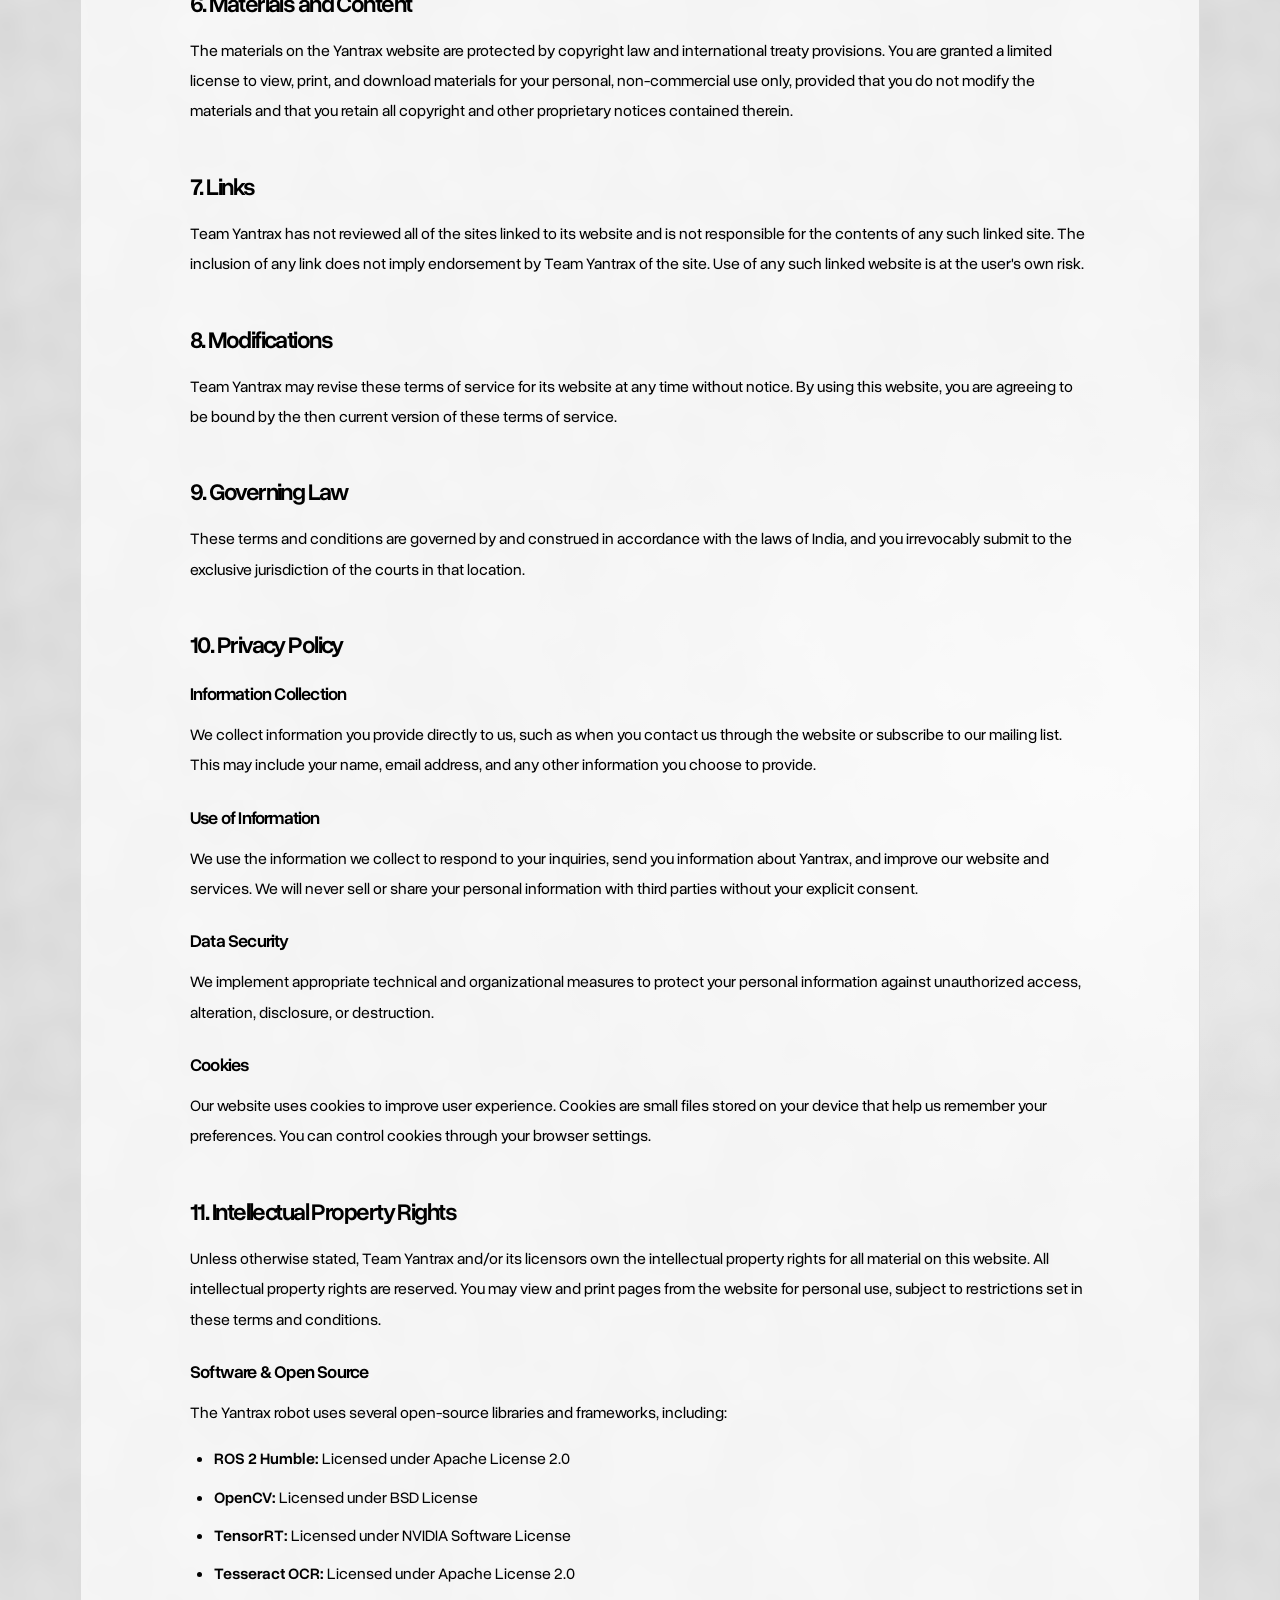
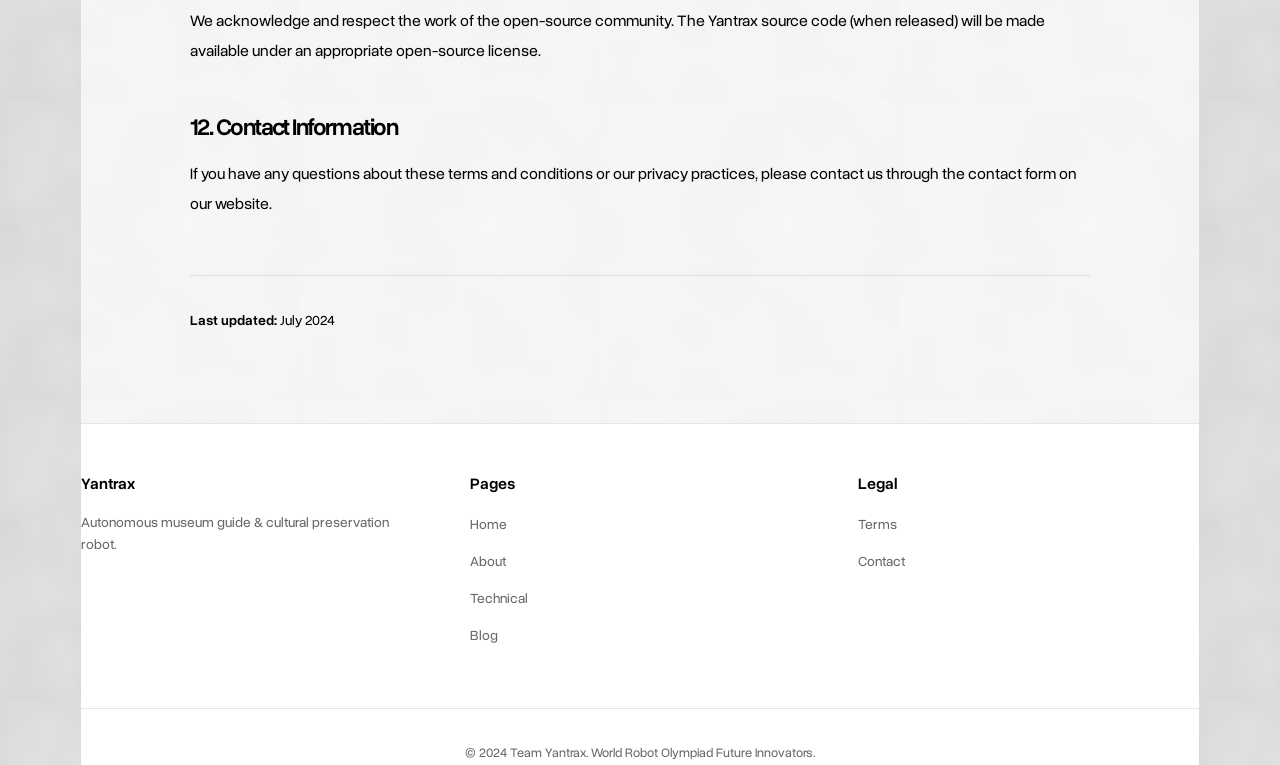
<file: terms.html>
<!DOCTYPE html>
<html lang="en">
<head>
  <meta charset="UTF-8" />
  <meta name="viewport" content="width=device-width, initial-scale=1.0" />
  <title>Terms &amp; Conditions | Yantrax</title>
  <meta name="description" content="Terms of use, privacy policies, and licensing information for Team Yantrax and the Yantrax robot system." />
  <link rel="preconnect" href="https://fonts.googleapis.com" />
  <link rel="preconnect" href="https://fonts.gstatic.com" crossorigin />
  <link href="https://fonts.googleapis.com/css2?family=Jersey+20&family=DotGothic16&display=swap" rel="stylesheet" />
  <link rel="stylesheet" href="style.css" />
  <link rel="icon" type="image/png" href="images/favicon.png" />
  <link rel="apple-touch-icon" href="images/apple-touch-icon.png" />
</head>
<body>

<div class="page-frame">

  <!-- ===== Header ===== -->
  <header class="site-header" id="top">
    <a class="logo" href="index.html" aria-label="Yantrax home">
      <img class="logo-mark" src="images/yantrax-icon.png" alt="Yantrax" width="28" height="28" />
      <span>Yantrax</span>
    </a>
    <nav class="main-nav" aria-label="Primary">
      <a href="index.html">Home</a>
      <a href="about.html">About</a>
      <a href="technical.html">Technical</a>
      <a href="blog.html">Blog</a>
      <a href="terms.html" class="active">Terms</a>
    </nav>
    <a class="header-cta" href="index.html#contact">Contact&nbsp;us</a>
    <button class="nav-toggle" aria-label="Open menu" aria-expanded="false">
      <span></span><span></span><span></span>
    </button>
  </header>

  <!-- ===== Page Content ===== -->
  <section class="page-hero">
    <h1>Terms &amp; Conditions</h1>
    <p class="page-lead">Legal information and usage terms for the Yantrax website and robot system.</p>
  </section>

  <section class="section">
    <div class="legal-content">

      <h2>1. Terms of Use</h2>
      <p>
        By accessing and using this website, you accept and agree to be bound by the terms and provision of this agreement.
        If you do not agree to abide by the above, please do not use this service.
      </p>

      <h2>2. Use License</h2>
      <p>
        Permission is granted to temporarily download one copy of the materials (information or software) on the Yantrax
        website for personal, non-commercial transitory viewing only. This is the grant of a license, not a transfer of title,
        and under this license you may not:
      </p>
      <ul>
        <li>Modifying or copying the materials</li>
        <li>Using the materials for any commercial purpose or for any public display</li>
        <li>Attempting to decompile or reverse engineer any software contained on the website</li>
        <li>Removing any copyright or other proprietary notations from the materials</li>
        <li>Transferring the materials to another person or "mirroring" the materials on any other server</li>
        <li>Attempting to gain unauthorized access to any portion or feature of the website</li>
      </ul>

      <h2>3. Disclaimer</h2>
      <p>
        The materials on the Yantrax website are provided on an 'as is' basis. Team Yantrax makes no warranties, expressed or
        implied, and hereby disclaims and negates all other warranties including, without limitation, implied warranties or
        conditions of merchantability, fitness for a particular purpose, or non-infringement of intellectual property or other
        violation of rights.
      </p>

      <h2>4. Limitations</h2>
      <p>
        In no event shall Team Yantrax or its suppliers be liable for any damages (including, without limitation, damages for
        loss of data or profit, or due to business interruption) arising out of the use or inability to use the materials on
        the Yantrax website, even if Team Yantrax or an authorized representative has been notified orally or in writing of the
        possibility of such damage.
      </p>

      <h2>5. Accuracy of Materials</h2>
      <p>
        The materials appearing on the Yantrax website could include technical, typographical, or photographic errors. Team
        Yantrax does not warrant that any of the materials on the website are accurate, complete, or current. Team Yantrax may
        make changes to the materials contained on the website at any time without notice.
      </p>

      <h2>6. Materials and Content</h2>
      <p>
        The materials on the Yantrax website are protected by copyright law and international treaty provisions. You are
        granted a limited license to view, print, and download materials for your personal, non-commercial use only, provided
        that you do not modify the materials and that you retain all copyright and other proprietary notices contained therein.
      </p>

      <h2>7. Links</h2>
      <p>
        Team Yantrax has not reviewed all of the sites linked to its website and is not responsible for the contents of any
        such linked site. The inclusion of any link does not imply endorsement by Team Yantrax of the site. Use of any such
        linked website is at the user's own risk.
      </p>

      <h2>8. Modifications</h2>
      <p>
        Team Yantrax may revise these terms of service for its website at any time without notice. By using this website, you
        are agreeing to be bound by the then current version of these terms of service.
      </p>

      <h2>9. Governing Law</h2>
      <p>
        These terms and conditions are governed by and construed in accordance with the laws of India, and you irrevocably
        submit to the exclusive jurisdiction of the courts in that location.
      </p>

      <h2>10. Privacy Policy</h2>
      <h3>Information Collection</h3>
      <p>
        We collect information you provide directly to us, such as when you contact us through the website or subscribe to our
        mailing list. This may include your name, email address, and any other information you choose to provide.
      </p>

      <h3>Use of Information</h3>
      <p>
        We use the information we collect to respond to your inquiries, send you information about Yantrax, and improve our
        website and services. We will never sell or share your personal information with third parties without your explicit
        consent.
      </p>

      <h3>Data Security</h3>
      <p>
        We implement appropriate technical and organizational measures to protect your personal information against unauthorized
        access, alteration, disclosure, or destruction.
      </p>

      <h3>Cookies</h3>
      <p>
        Our website uses cookies to improve user experience. Cookies are small files stored on your device that help us remember
        your preferences. You can control cookies through your browser settings.
      </p>

      <h2>11. Intellectual Property Rights</h2>
      <p>
        Unless otherwise stated, Team Yantrax and/or its licensors own the intellectual property rights for all material on this
        website. All intellectual property rights are reserved. You may view and print pages from the website for personal use,
        subject to restrictions set in these terms and conditions.
      </p>

      <h3>Software &amp; Open Source</h3>
      <p>
        The Yantrax robot uses several open-source libraries and frameworks, including:
      </p>
      <ul>
        <li><strong>ROS 2 Humble:</strong> Licensed under Apache License 2.0</li>
        <li><strong>OpenCV:</strong> Licensed under BSD License</li>
        <li><strong>TensorRT:</strong> Licensed under NVIDIA Software License</li>
        <li><strong>Tesseract OCR:</strong> Licensed under Apache License 2.0</li>
      </ul>
      <p>
        We acknowledge and respect the work of the open-source community. The Yantrax source code (when released) will be made
        available under an appropriate open-source license.
      </p>

      <h2>12. Contact Information</h2>
      <p>
        If you have any questions about these terms and conditions or our privacy practices, please contact us through the
        contact form on our website.
      </p>

      <p class="legal-date">
        <strong>Last updated:</strong> July 2024
      </p>

    </div>
  </section>

  <!-- ===== Footer ===== -->
  <footer class="site-footer">
    <div class="footer-content">
      <div class="footer-section">
        <h4>Yantrax</h4>
        <p>Autonomous museum guide &amp; cultural preservation robot.</p>
      </div>
      <div class="footer-section">
        <h4>Pages</h4>
        <ul>
          <li><a href="index.html">Home</a></li>
          <li><a href="about.html">About</a></li>
          <li><a href="technical.html">Technical</a></li>
          <li><a href="blog.html">Blog</a></li>
        </ul>
      </div>
      <div class="footer-section">
        <h4>Legal</h4>
        <ul>
          <li><a href="terms.html">Terms</a></li>
          <li><a href="index.html#contact">Contact</a></li>
        </ul>
      </div>
    </div>
    <div class="footer-bottom">
      <p>&copy; 2024 Team Yantrax. World Robot Olympiad Future Innovators.</p>
    </div>
  </footer>

</div>

<script src="script.js"></script>
</body>
</html>
</file>
<file: style.css>
/* ============ Fonts: Overused Grotesk (self-hosted, SIL OFL) ============ */
@font-face {
  font-family: "Overused Grotesk";
  src: url("fonts/OverusedGrotesk-Roman.woff2") format("woff2");
  font-weight: 400;
  font-style: normal;
  font-display: swap;
}
@font-face {
  font-family: "Overused Grotesk";
  src: url("fonts/OverusedGrotesk-Medium.woff2") format("woff2");
  font-weight: 500;
  font-style: normal;
  font-display: swap;
}
@font-face {
  font-family: "Overused Grotesk";
  src: url("fonts/OverusedGrotesk-SemiBold.woff2") format("woff2");
  font-weight: 600;
  font-style: normal;
  font-display: swap;
}

/* ============ Tokens ============ */
:root {
  --black: #000;
  --white: #fff;
  --gray-60: rgba(0, 0, 0, 0.6);
  --gray-35: rgba(0, 0, 0, 0.35);
  --line: rgba(0, 0, 0, 0.1);
  --card: #efefef;
  --font-main: "Overused Grotesk", Arial, sans-serif;
  --font-pixel: "Jersey 20", "DotGothic16", monospace;
}

* { margin: 0; padding: 0; box-sizing: border-box; }

html { scroll-behavior: smooth; }

body {
  font-family: var(--font-main);
  font-size: 16px;
  line-height: 24px;
  color: var(--black);
  background-color: #e4e4e4;
  background-image:
    linear-gradient(180deg, rgba(90, 90, 90, 0.30), rgba(255, 255, 255, 0) 900px),
    radial-gradient(80rem 40rem at 15% 10%, rgba(255, 255, 255, 0.55), transparent 60%),
    radial-gradient(70rem 50rem at 85% 60%, rgba(255, 255, 255, 0.6), transparent 55%),
    url("data:image/svg+xml,%3Csvg xmlns='http://www.w3.org/2000/svg' width='300' height='300'%3E%3Cfilter id='n'%3E%3CfeTurbulence type='fractalNoise' baseFrequency='0.012' numOctaves='3'/%3E%3CfeColorMatrix values='0 0 0 0 0 0 0 0 0 0 0 0 0 0 0 0 0 0 0.07 0'/%3E%3C/filter%3E%3Crect width='300' height='300' filter='url(%23n)'/%3E%3C/svg%3E");
  background-repeat: no-repeat, no-repeat, no-repeat, repeat;
  -webkit-font-smoothing: antialiased;
}

h1, h2, h3 { font-weight: 500; }
h1 { font-size: 64px; line-height: 1; letter-spacing: -2.16px; }
h2 { font-size: 48px; line-height: 1; letter-spacing: -1.56px; }
h3 { font-size: 34px; line-height: 1.05; letter-spacing: -0.8px; }

a { color: inherit; text-decoration: none; }

p { color: var(--gray-60); }

/* ============ Page frame ============ */
.page-frame {
  max-width: 1120px;
  margin: 0 auto;
  background: rgba(255, 255, 255, 0.72);
  border-left: 1px solid var(--line);
  border-right: 1px solid var(--line);
  min-height: 100vh;
  position: relative;
}

/* ============ Pixel label ============ */
.pixel-label {
  font-family: var(--font-pixel);
  font-size: 21px;
  line-height: 1;
  font-weight: 400;
  color: var(--black);
  display: inline-block;
  padding: 4px 12px;
  border-left: 1px solid var(--black);
  border-right: 1px solid var(--black);
  margin-bottom: 20px;
  text-transform: none;
  letter-spacing: 0.02em;
}
.pixel-label.center { display: table; margin: 0 auto 24px; }

/* ============ Buttons with crop-mark frame ============ */
.btn-frame {
  position: relative;
  display: inline-block;
  padding: 7px;
  background-image:
    linear-gradient(#000 0 0), linear-gradient(#000 0 0),
    linear-gradient(#000 0 0), linear-gradient(#000 0 0),
    linear-gradient(#000 0 0), linear-gradient(#000 0 0),
    linear-gradient(#000 0 0), linear-gradient(#000 0 0);
  background-size:
    14px 1px, 1px 14px, 14px 1px, 1px 14px,
    14px 1px, 1px 14px, 14px 1px, 1px 14px;
  background-position:
    0 0, 0 0, 100% 0, 100% 0,
    0 100%, 0 100%, 100% 100%, 100% 100%;
  background-repeat: no-repeat;
}
.btn {
  display: inline-block;
  font-family: var(--font-main);
  font-size: 16px;
  line-height: 16px;
  font-weight: 400;
  text-transform: uppercase;
  letter-spacing: 0.02em;
  color: var(--white);
  background: var(--black);
  border: none;
  border-radius: 0;
  padding: 14px 30px;
  cursor: pointer;
  transition: background 0.2s ease, color 0.2s ease;
}
.btn:hover { background: #2b2b2b; }
.btn:focus-visible { outline: 2px solid var(--black); outline-offset: 4px; }

/* ============ Header ============ */
.site-header {
  position: sticky;
  top: 0;
  z-index: 50;
  display: flex;
  align-items: center;
  background: var(--white);
  padding: 14px 24px;
  border-bottom: 1px solid var(--line);
}
.logo {
  display: inline-flex;
  align-items: center;
  gap: 9px;
  font-size: 21px;
  font-weight: 600;
  letter-spacing: -0.3px;
}
.main-nav {
  display: flex;
  gap: 6px;
  margin: 0 auto;
}
.main-nav a {
  font-size: 14px;
  line-height: 14px;
  letter-spacing: 0.25px;
  text-transform: uppercase;
  padding: 10px 12px;
  transition: background 0.2s ease;
}
.main-nav a:hover { background: rgba(0, 0, 0, 0.08); }
.header-cta {
  font-size: 16px;
  line-height: 16px;
  text-transform: uppercase;
  padding: 10px 24px;
  background: rgba(0, 0, 0, 0.08);
  border: 1px solid rgba(0, 0, 0, 0.55);
  box-shadow: 4px 4px 0 rgba(0, 0, 0, 0.12);
  transition: background 0.2s ease, box-shadow 0.2s ease, transform 0.2s ease;
}
.header-cta:hover {
  background: var(--black);
  color: var(--white);
  box-shadow: 2px 2px 0 rgba(0, 0, 0, 0.25);
  transform: translate(2px, 2px);
}
.nav-toggle { display: none; background: none; border: none; cursor: pointer; padding: 6px; }
.nav-toggle span {
  display: block;
  width: 24px; height: 2px;
  background: var(--black);
  margin: 5px 0;
}

/* ============ Hero ============ */
.hero {
  position: relative;
  display: flex;
  flex-direction: column;
  align-items: center;
  min-height: calc(100vh - 61px); /* fill the first screen below the header */
  text-align: center;
  padding: 112px 24px 0;
  overflow: hidden;
}
.hero::before {
  content: "";
  position: absolute;
  inset: 0;
  pointer-events: none;
  background-image:
    radial-gradient(120% 70% at 50% -10%, rgba(105, 105, 105, 0.34), rgba(255, 255, 255, 0) 62%),
    url("data:image/svg+xml,%3Csvg xmlns='http://www.w3.org/2000/svg' width='700' height='700'%3E%3Cfilter id='f'%3E%3CfeTurbulence type='fractalNoise' baseFrequency='0.004 0.006' numOctaves='4' seed='7'/%3E%3CfeColorMatrix values='0 0 0 0 0.45 0 0 0 0 0.45 0 0 0 0 0.45 0 0 0 0.22 0'/%3E%3C/filter%3E%3Crect width='700' height='700' filter='url(%23f)'/%3E%3C/svg%3E");
  -webkit-mask-image: linear-gradient(180deg, #000 0%, rgba(0, 0, 0, 0.5) 45%, transparent 78%);
  mask-image: linear-gradient(180deg, #000 0%, rgba(0, 0, 0, 0.5) 45%, transparent 78%);
}
.hero > * { position: relative; }
.hero h1 { margin-bottom: 28px; }
.pixel-word {
  font-family: var(--font-pixel);
  font-weight: 400;
  font-size: 1.12em;
  letter-spacing: 0;
  position: relative;
  padding: 0.04em 0.18em;
  background-image:
    linear-gradient(#777 0 0), linear-gradient(#777 0 0),
    linear-gradient(#777 0 0), linear-gradient(#777 0 0),
    linear-gradient(#777 0 0), linear-gradient(#777 0 0),
    linear-gradient(#777 0 0), linear-gradient(#777 0 0);
  background-size:
    18px 1px, 1px 18px, 18px 1px, 1px 18px,
    18px 1px, 1px 18px, 18px 1px, 1px 18px;
  background-position:
    0 0, 0 0, 100% 0, 100% 0,
    0 100%, 0 100%, 100% 100%, 100% 100%;
  background-repeat: no-repeat;
}
.pixel-word .crop { display: none; }
.hero-sub {
  max-width: 720px;
  margin: 0 auto 48px;
  color: var(--gray-60);
}
#dome {
  display: block;
  width: 100%;
  height: 44vh;
  min-height: 300px;
  margin-top: auto; /* push the dome to the bottom of the first screen */
}

/* ============ Press / marquee ============ */
.press { padding: 56px 0 48px; border-top: 1px solid var(--line); }
.marquee { overflow: hidden; padding: 6px 0; }
.marquee-track {
  display: flex;
  align-items: center;
  gap: 64px;
  width: max-content;
  animation: scroll-x 30s linear infinite;
}
.marquee-track span {
  font-size: 26px;
  line-height: 1.25;
  font-weight: 500;
  letter-spacing: -0.5px;
  color: var(--gray-35);
  white-space: nowrap;
}
@keyframes scroll-x {
  from { transform: translateX(0); }
  to { transform: translateX(-50%); }
}

/* ============ Sections ============ */
.section { padding: 72px 40px; }

/* ============ Projects ============ */
.project-card {
  background: var(--card);
  display: grid;
  grid-template-columns: 1.05fr 0.95fr;
  gap: 48px;
  padding: 56px;
  align-items: center;
}
.project-copy h2 { margin-bottom: 32px; }
.project-copy .lead { margin-bottom: 20px; }
.project-copy .inset {
  margin: 0 0 20px 24px;
  color: var(--gray-60);
}
.project-copy .btn-frame { margin-top: 16px; }
.project-visual { display: grid; place-items: center; }
.robot-photo {
  position: relative;
  margin: 0;
  background: var(--white);
  border: 1px solid rgba(0, 0, 0, 0.15);
  padding: 18px 18px 18px;
  max-width: 380px;
  background-image:
    linear-gradient(#000 0 0), linear-gradient(#000 0 0),
    linear-gradient(#000 0 0), linear-gradient(#000 0 0),
    linear-gradient(#000 0 0), linear-gradient(#000 0 0),
    linear-gradient(#000 0 0), linear-gradient(#000 0 0);
  background-size:
    16px 2px, 2px 16px, 16px 2px, 2px 16px,
    16px 2px, 2px 16px, 16px 2px, 2px 16px;
  background-position:
    0 0, 0 0, 100% 0, 100% 0,
    0 100%, 0 100%, 100% 100%, 100% 100%;
  background-repeat: no-repeat;
  background-color: var(--white);
}
.robot-photo img {
  display: block;
  width: 100%;
  height: auto;
}
.photo-tag {
  position: absolute;
  left: 50%;
  bottom: -14px;
  transform: translateX(-50%);
  margin: 0;
  background: var(--black);
  color: var(--white);
  border: none;
  padding: 6px 12px;
  white-space: nowrap;
}

/* ============ Mission ============ */
.mission-head h2 { margin-bottom: 32px; }
#evolution {
  display: block;
  width: 100%;
  height: 460px;
  margin: 8px 0 40px;
}
.two-col {
  display: grid;
  grid-template-columns: 1fr 1fr;
  gap: 48px;
}

/* ============ Section head (shared) ============ */
.section-head { max-width: 46rem; margin-bottom: 44px; }
.section-sub { margin-top: 16px; }

/* ============ Pipeline ============ */
.pipe-display {
  border: 1px solid var(--black);
  background: var(--black);
  color: var(--white);
  text-align: center;
  padding: 12px 16px;
  font-family: var(--font-pixel);
  font-size: 17px;
  margin-bottom: 0;
}
.pipe-grid {
  display: grid;
  grid-template-columns: repeat(3, 1fr);
  border: 1px solid rgba(0, 0, 0, 0.25);
  border-top: none;
}
.pipe-col {
  padding: 26px 24px 30px;
  border-right: 1px solid rgba(0, 0, 0, 0.15);
  background: rgba(255, 255, 255, 0.55);
}
.pipe-col:last-child { border-right: none; }
.pipe-tag { display: table; }
.pipe-col ul { list-style: none; }
.pipe-col li {
  padding: 12px 0;
  border-bottom: 1px dashed rgba(0, 0, 0, 0.15);
}
.pipe-col li:last-child { border-bottom: none; }
.pipe-col strong {
  display: block;
  font-weight: 600;
  font-size: 15px;
  letter-spacing: 0.01em;
}
.pipe-col li span {
  display: block;
  font-size: 14px;
  line-height: 20px;
  color: var(--gray-60);
  margin-top: 2px;
}

/* ============ Benchmarks ============ */
.stat-grid {
  display: grid;
  grid-template-columns: repeat(3, 1fr);
  gap: 1px;
  background: rgba(0, 0, 0, 0.15);
  border: 1px solid rgba(0, 0, 0, 0.15);
}
.stat {
  background: var(--white);
  padding: 34px 28px 30px;
}
.stat strong {
  display: block;
  font-size: clamp(38px, 5vw, 58px);
  font-weight: 500;
  letter-spacing: -2px;
  line-height: 1;
  margin-bottom: 10px;
}
.stat > span { font-size: 14px; color: var(--gray-60); }

/* ============ Voice commands (scroll-inked pixel lines) ============ */
.say-lines { border-top: 1px solid rgba(0, 0, 0, 0.15); }
.say-line {
  font-family: var(--font-pixel);
  font-weight: 400;
  font-size: clamp(38px, 6.5vw, 88px);
  line-height: 1.05;
  color: var(--black);
  padding: 26px 4px;
  border-bottom: 1px solid rgba(0, 0, 0, 0.15);
  display: flex;
  align-items: baseline;
  justify-content: space-between;
  gap: 24px;
  flex-wrap: wrap;
}
.say-line span {
  font-family: var(--font-main);
  font-size: 15px;
  line-height: 22px;
  color: var(--gray-60);
  max-width: 300px;
  text-align: right;
}

/* ============ Hardware ============ */
.hw-table { border: 1px solid rgba(0, 0, 0, 0.25); }
.hw-row {
  display: grid;
  grid-template-columns: 0.9fr 1.4fr;
  border-bottom: 1px solid rgba(0, 0, 0, 0.12);
  transition: background 0.15s ease;
}
.hw-row:last-child { border-bottom: none; }
.hw-row:not(.hw-head):hover { background: rgba(0, 0, 0, 0.04); }
.hw-row span { padding: 13px 18px; }
.hw-row span:first-child {
  font-family: var(--font-pixel);
  font-size: 16px;
  border-right: 1px solid rgba(0, 0, 0, 0.12);
}
.hw-row span:last-child { color: var(--gray-60); font-size: 15px; }
.hw-head { background: var(--black); }
.hw-head span { color: var(--white); font-family: var(--font-pixel); font-size: 16px; }
.hw-head span:first-child { border-right-color: rgba(255, 255, 255, 0.25); }
.hw-actions {
  display: flex;
  align-items: center;
  gap: 28px;
  flex-wrap: wrap;
  margin-top: 32px;
}
.hw-note { font-size: 14px; color: var(--gray-60); max-width: 26rem; }

/* ============ 3D Coverflow gallery ============ */
.coverflow {
  position: relative;
  width: 100%;
  min-height: 480px;
  display: flex;
  align-items: center;
  justify-content: center;
  perspective: 1600px;
  overflow: hidden;
  outline: none;
  padding: 40px 0 60px;
}
.coverflow-stage {
  position: relative;
  width: 360px;
  height: 480px;
  transform-style: preserve-3d;
}
.coverflow-card {
  position: absolute;
  left: 50%;
  top: 50%;
  width: 360px;
  height: 480px;
  border-radius: 16px;
  overflow: hidden;
  transform-style: preserve-3d;
  transform-origin: center center;
  transform: translate(-50%, -50%);
  transition: transform 0.6s cubic-bezier(0.22, 1, 0.36, 1),
              opacity 0.6s cubic-bezier(0.22, 1, 0.36, 1);
  opacity: 0;
  background: #1a1a1a;
  cursor: pointer;
  pointer-events: none;
}
.coverflow-card.active { cursor: default; }
.coverflow-card img {
  position: absolute;
  inset: 0;
  width: 100%;
  height: 100%;
  object-fit: cover;
  display: block;
  user-select: none;
  pointer-events: none;
}
.coverflow-label {
  position: absolute;
  left: 22px;
  bottom: 24px;
  background: var(--black);
  color: var(--white);
  border: none;
  padding: 5px 10px;
  font-size: 14px;
  white-space: nowrap;
  pointer-events: none;
  opacity: 0;
  transition: opacity 0.4s ease;
  z-index: 2;
}
.coverflow-card.active .coverflow-label { opacity: 1; }
/* Bottom gradient for label legibility */
.coverflow-card::after {
  content: "";
  position: absolute;
  inset: 0;
  background: linear-gradient(180deg, rgba(0,0,0,0) 50%, rgba(0,0,0,0.55) 100%);
  pointer-events: none;
  opacity: 0;
  transition: opacity 0.4s ease;
}
.coverflow-card.active::after { opacity: 1; }
/* Dim overlay for inactive cards */
.coverflow-dim {
  position: absolute;
  inset: 0;
  background: #000;
  opacity: 0.4;
  transition: opacity 0.6s cubic-bezier(0.22, 1, 0.36, 1);
  pointer-events: none;
}
.coverflow-card.active .coverflow-dim { opacity: 0; }

/* Navigation arrows */
.coverflow-arrow {
  position: absolute;
  top: 50%;
  transform: translateY(-50%);
  width: 48px;
  height: 48px;
  border: 1px solid rgba(0,0,0,0.2);
  background: var(--white);
  color: var(--black);
  font-size: 20px;
  border-radius: 50%;
  cursor: pointer;
  display: flex;
  align-items: center;
  justify-content: center;
  transition: background 0.2s, border-color 0.2s, transform 0.2s;
  z-index: 10;
  box-shadow: 0 2px 12px rgba(0,0,0,0.08);
}
.coverflow-arrow:hover {
  background: var(--black);
  color: var(--white);
  border-color: var(--black);
}
.coverflow-prev { left: max(12px, calc(50% - 300px)); }
.coverflow-next { right: max(12px, calc(50% - 300px)); }

/* Dot indicators */
.coverflow-dots {
  position: absolute;
  bottom: 8px;
  left: 50%;
  transform: translateX(-50%);
  display: flex;
  gap: 8px;
  z-index: 10;
}
.coverflow-dot {
  width: 8px;
  height: 8px;
  border-radius: 50%;
  border: 1px solid rgba(0,0,0,0.3);
  background: transparent;
  cursor: pointer;
  padding: 0;
  transition: background 0.3s, border-color 0.3s;
}
.coverflow-dot.active {
  background: var(--black);
  border-color: var(--black);
}

/* ============ Values strip ============ */
.values-strip {
  padding: 48px 0 64px;
  border-top: 1px solid var(--line);
  border-bottom: 1px solid var(--line);
}
.values-track span {
  font-size: 44px;
  line-height: 1.25;
  font-weight: 500;
  letter-spacing: -1.2px;
  color: var(--black);
}
.values-track i {
  font-style: normal;
  font-size: 12px;
  color: var(--gray-35);
}

/* ============ Technology ============ */
.tech-grid {
  display: grid;
  grid-template-columns: 0.9fr 1.1fr;
  gap: 56px;
  align-items: start;
}
.tech-visual { display: grid; place-items: center; }
.module-art { width: 100%; max-width: 360px; height: auto; }
.tech-copy { text-align: right; }
.tech-copy .pixel-label { margin-left: auto; }
.tech-copy h2 { margin-bottom: 28px; }
.rule { border: none; border-top: 1px solid rgba(0, 0, 0, 0.18); margin: 0 0 28px; }
.tech-copy p { text-align: left; margin-bottom: 20px; }
.tech-copy .btn-frame { margin-top: 8px; }

/* ============ Milestones ============ */
.milestones-head { margin-bottom: 48px; }
.milestones-grid {
  display: grid;
  grid-template-columns: 1fr 0.95fr;
  gap: 56px;
  align-items: stretch;
}

/* --- phase log timeline --- */
.timeline-log { position: relative; padding-left: 52px; }
.timeline-rail {
  position: absolute;
  left: 14px; top: 8px; bottom: 8px;
  width: 1px;
  background: rgba(0, 0, 0, 0.15);
}
#rail-fill {
  position: absolute;
  left: 0; top: 0;
  width: 1px;
  height: 0;
  background: var(--black);
  transition: height 0.15s linear;
}

.log-entry {
  position: relative;
  padding: 30px 0 34px;
  border-bottom: 1px solid var(--line);
  opacity: 0.9;
  transform: translateX(12px);
  transition: opacity 0.5s ease, transform 0.5s ease;
}
.log-entry h3 { color: var(--black); }
.log-entry > p { color: rgba(0, 0, 0, 0.72); }
.log-entry:last-child { border-bottom: none; }
.log-entry.active { opacity: 1; transform: none; }

/* rail node marker */
.log-entry::before {
  content: "";
  position: absolute;
  left: -43px; top: 40px;
  width: 9px; height: 9px;
  background: var(--white);
  border: 1px solid var(--black);
  transform: rotate(45deg);
  transition: background 0.3s ease;
}
.log-entry.active::before { background: var(--black); }

.ghost-num {
  position: absolute;
  right: 0; top: 8px;
  font-family: var(--font-pixel);
  font-size: 110px;
  line-height: 1;
  color: rgba(0, 0, 0, 0.06);
  pointer-events: none;
  user-select: none;
}
.log-tag { margin-bottom: 14px; }
.log-entry.active .log-tag { background: var(--black); color: var(--white); border-color: var(--black); }
.log-entry h3 { font-size: 26px; letter-spacing: -0.6px; margin-bottom: 12px; }
.log-entry > p { max-width: 480px; }

.log-chips {
  list-style: none;
  display: flex;
  flex-wrap: wrap;
  gap: 8px;
  margin-top: 18px;
}
.log-chips li {
  font-family: var(--font-pixel);
  font-size: 15px;
  line-height: 1;
  text-transform: uppercase;
  letter-spacing: 0.04em;
  padding: 6px 10px;
  border: 1px solid rgba(0, 0, 0, 0.35);
  transition: background 0.2s ease, color 0.2s ease;
}
.log-chips li:hover { background: var(--black); color: var(--white); }

/* --- navigation map --- */
.navmap-wrap {
  position: relative;
  min-height: 520px;
  border: 1px solid var(--line);
  background: rgba(255, 255, 255, 0.5);
}
#navmap {
  position: absolute;
  inset: 0;
  width: 100%;
  height: 100%;
  display: block;
}
.wp-label {
  position: absolute;
  transform: translate(14px, -26px);
  font-family: var(--font-pixel);
  font-size: 17px;
  line-height: 1;
  background: var(--white);
  border: 1px solid var(--black);
  padding: 5px 8px;
  pointer-events: none;
  white-space: nowrap;
}
.navmap-status {
  position: absolute;
  left: 14px; bottom: 12px;
  margin: 0;
  font-size: 15px;
  border: none;
  padding: 0;
  color: rgba(0, 0, 0, 0.55);
}

/* ============ Team ============ */
.team-layout {
  display: grid;
  grid-template-columns: 0.9fr 1.1fr;
  gap: 48px;
  align-items: start;
}
.team-intro { position: sticky; top: 96px; }
.team-intro h2 { margin: 0 0 40px; }
.team-intro p { margin-bottom: 20px; }
.member-card {
  background: var(--card);
  display: grid;
  grid-template-columns: 1.25fr 0.75fr;
  gap: 24px;
  padding: 32px;
  margin-bottom: 20px;
  align-items: stretch;
}
.member-info h3 { margin-bottom: 6px; }
.member-info .role { margin-bottom: 20px; border: none; padding: 4px 0; }
.member-info .quote { color: var(--gray-60); }
.member-photo {
  min-height: 300px;
  background:
    radial-gradient(circle at 35% 25%, rgba(255, 255, 255, 0.85), transparent 55%),
    linear-gradient(160deg, var(--g, #d5d5d5), #9d9d9d);
}
.member-photo .ascii-photo {
  display: block;
  width: 100%;
  height: 100%;
  min-height: 300px;
  cursor: crosshair;
}
.hidden-member { display: none; }
.team-cards.expanded .hidden-member { display: grid; }
.team-more { text-align: center; padding-top: 12px; }

/* ============ Contact ============ */
.contact-card {
  background: var(--card);
  display: grid;
  grid-template-columns: 1fr 1.05fr;
  gap: 56px;
  padding: 56px;
  align-items: start;
}
.contact-copy h2 { margin-bottom: 28px; }
.contact-form { display: grid; gap: 16px; }
.contact-form input,
.contact-form textarea {
  font: inherit;
  color: var(--black);
  background: var(--white);
  border: 1px solid rgba(0, 0, 0, 0.25);
  border-radius: 0;
  padding: 14px 16px;
  resize: vertical;
}
.contact-form input::placeholder,
.contact-form textarea::placeholder { color: rgba(0, 0, 0, 0.4); }
.contact-form input:focus,
.contact-form textarea:focus {
  outline: none;
  border-color: var(--black);
}
.contact-form .btn-frame { justify-self: start; }
.form-note { font-size: 15px; color: var(--black); min-height: 22px; }

/* ============ Footer ============ */
.site-footer {
  padding: 48px 0 0;
  border-top: 1px solid var(--line);
  background: var(--white);
  overflow: hidden;
}
.footer-top {
  display: flex;
  justify-content: space-between;
  gap: 32px;
  padding: 0 40px;
}
#wordmark {
  display: block;
  width: 100%;
  height: clamp(140px, 22vw, 280px);
  margin-top: 40px;
}
.footer-brand {
  display: flex;
  align-items: center;
  gap: 18px;
  margin-bottom: 22px;
}
.footer-sep { width: 1px; height: 26px; background: rgba(0, 0, 0, 0.25); }
.footer-tag { color: var(--gray-60); }
.linkedin {
  display: inline-grid;
  place-items: center;
  width: 30px; height: 30px;
  border: 1px solid rgba(0, 0, 0, 0.4);
  font-size: 14px;
  font-weight: 600;
  margin-bottom: 22px;
  transition: background 0.2s ease, color 0.2s ease;
}
.linkedin:hover { background: var(--black); color: var(--white); }
.footer-copy { font-size: 13px; color: var(--gray-35); }
.footer-right { display: grid; gap: 10px; align-content: start; }
.footer-info-title { color: var(--black); font-weight: 600; font-size: 14px; margin-bottom: 12px; }
.footer-right a {
  color: var(--black);
  transition: color 0.2s ease, text-decoration 0.2s ease;
  text-decoration: none;
  font-size: 14px;
  display: inline-block;
}
.footer-right a:hover {
  color: #0066cc;
  text-decoration: underline;
}

/* ============ Custom crosshair cursor ============ */
@media (pointer: fine) {
  body.has-cursor,
  body.has-cursor a,
  body.has-cursor button,
  body.has-cursor canvas { cursor: none; }
  body.has-cursor input,
  body.has-cursor textarea { cursor: text; }
}
.cursor {
  position: fixed;
  left: 0; top: 0;
  width: 0; height: 0;
  z-index: 9999;
  pointer-events: none;
  mix-blend-mode: difference;
}
.cursor span {
  position: absolute;
  background: #fff;
  transition: transform 0.18s ease, opacity 0.18s ease;
}
.cursor .c-t { width: 1.5px; height: 5px; left: -0.75px; top: -9px; }
.cursor .c-b { width: 1.5px; height: 5px; left: -0.75px; top: 4px; }
.cursor .c-l { width: 5px; height: 1.5px; left: -9px; top: -0.75px; }
.cursor .c-r { width: 5px; height: 1.5px; left: 4px; top: -0.75px; }
.cursor .c-dot {
  width: 2.5px; height: 2.5px;
  left: -1.25px; top: -1.25px;
  border-radius: 50%;
}
.cursor.is-active .c-t { transform: translateY(-4px) scaleY(1.3); }
.cursor.is-active .c-b { transform: translateY(4px) scaleY(1.3); }
.cursor.is-active .c-l { transform: translateX(-4px) scaleX(1.3); }
.cursor.is-active .c-r { transform: translateX(4px) scaleX(1.3); }
.cursor.is-active .c-dot { transform: scale(1.8); }
.cursor.is-down .c-t { transform: translateY(2px); }
.cursor.is-down .c-b { transform: translateY(-2px); }
.cursor.is-down .c-l { transform: translateX(2px); }
.cursor.is-down .c-r { transform: translateX(-2px); }
.cursor.is-hidden { opacity: 0; }

/* ============ Reveal ============ */
.reveal {
  opacity: 0;
  transform: translateY(24px);
  transition: opacity 0.7s ease, transform 0.7s ease;
}
.reveal.visible { opacity: 1; transform: none; }

/* ============ Responsive ============ */
@media (max-width: 960px) {
  h1 { font-size: 42px; letter-spacing: -1.4px; }
  h2 { font-size: 34px; letter-spacing: -1px; }
  h3 { font-size: 26px; }

  .main-nav {
    position: fixed;
    inset: 61px 0 auto 0;
    background: var(--white);
    flex-direction: column;
    gap: 0;
    padding: 8px 0;
    border-bottom: 1px solid var(--line);
    transform: translateY(-140%);
    transition: transform 0.3s ease;
    z-index: 40;
  }
  .main-nav.open { transform: translateY(0); }
  .main-nav a { padding: 14px 24px; }
  .nav-toggle { display: block; margin-left: auto; }
  .header-cta { display: none; }

  .hero { min-height: auto; padding-top: 72px; }
  .section { padding: 56px 20px; }
  .project-card,
  .tech-grid,
  .milestones-grid,
  .team-layout,
  .contact-card,
  .two-col { grid-template-columns: 1fr; }
  .navmap-wrap { min-height: 340px; }
  .ghost-num { font-size: 72px; }
  .pipe-grid { grid-template-columns: 1fr; }
  .pipe-col { border-right: none; border-bottom: 1px solid rgba(0, 0, 0, 0.15); }
  .pipe-col:last-child { border-bottom: none; }
  .stat-grid { grid-template-columns: 1fr 1fr; }
  .voice-grid { grid-template-columns: 1fr; }
  .coverflow { min-height: 380px; padding: 30px 0 50px; }
  .coverflow-stage { width: 240px; height: 320px; }
  .coverflow-card { width: 240px; height: 320px; }
  .coverflow-arrow { width: 40px; height: 40px; font-size: 16px; }
  .coverflow-prev { left: 8px; }
  .coverflow-next { right: 8px; }
  .project-card, .contact-card { padding: 32px 24px; }
  .tech-copy { text-align: left; }
  .tech-copy .pixel-label { margin-left: 0; }
  .team-intro { position: static; }
  #scatter { min-height: 320px; }
  #evolution { height: 300px; }
  #dome { height: 300px; }
}

@media (prefers-reduced-motion: reduce) {
  html { scroll-behavior: auto; }
  *, *::before, *::after {
    animation-duration: 0.01ms !important;
    animation-iteration-count: 1 !important;
    transition-duration: 0.01ms !important;
  }
  .reveal { opacity: 1; transform: none; }
}

/* ============ Multi-Page Navigation & Styles ============ */
.main-nav a.active {
  text-decoration: underline;
  text-decoration-thickness: 2px;
  text-underline-offset: 6px;
}

/* ============ Page Layout ============ */
.page-hero {
  padding: 96px 48px;
  text-align: center;
  background:
    linear-gradient(180deg, rgba(255, 255, 255, 0.2), rgba(255, 255, 255, 0) 40%),
    linear-gradient(160deg, #e4e4e4 0%, #f2f2f2 100%);
}
.page-hero h1 {
  font-size: 56px;
  line-height: 1.2;
  margin-bottom: 20px;
  font-weight: 700;
}
.page-lead {
  font-size: 20px;
  color: var(--gray-60);
  max-width: 700px;
  margin: 0 auto;
  line-height: 1.6;
}

/* ============ Content Blocks ============ */
.content-block {
  max-width: 900px;
  margin: 0 auto;
}
.content-block h2 {
  margin: 48px 0 24px;
  font-size: 32px;
}
.content-block h3 {
  margin: 32px 0 16px;
  font-size: 22px;
  font-weight: 600;
}
.content-block p {
  margin-bottom: 20px;
  line-height: 1.8;
  color: var(--black);
}
.content-block ul,
.content-block ol {
  margin: 20px 0 20px 24px;
  line-height: 1.8;
}
.content-block li {
  margin-bottom: 12px;
}
.content-block a {
  color: #0066cc;
  text-decoration: none;
}
.content-block a:hover {
  text-decoration: underline;
}

/* ============ Two Column Layout ============ */
.two-col {
  display: grid;
  grid-template-columns: 1fr 1fr;
  gap: 48px;
  margin-top: 32px;
}
@media (max-width: 768px) {
  .two-col {
    grid-template-columns: 1fr;
    gap: 32px;
  }
}
.two-col .col h3 {
  margin-top: 0;
}

/* ============ Value/Principle Lists ============ */
.value-list {
  list-style: none;
  margin-left: 0;
}
.value-list li {
  margin-bottom: 16px;
  line-height: 1.8;
}
.value-list strong {
  display: block;
  margin-bottom: 4px;
}

.principle-list {
  list-style: none;
  margin-left: 0;
}
.principle-list li {
  margin-bottom: 20px;
  line-height: 1.8;
  padding-left: 32px;
  position: relative;
}
.principle-list li:before {
  content: "→";
  position: absolute;
  left: 0;
  font-weight: 700;
}

/* ============ Technical Tables ============ */
.tech-table {
  width: 100%;
  border-collapse: collapse;
  margin: 32px 0;
  background: var(--card);
  border: 1px solid var(--line);
}
.tech-table th {
  background: #f0f0f0;
  padding: 16px 20px;
  text-align: left;
  font-weight: 600;
  border-bottom: 2px solid var(--line);
}
.tech-table td {
  padding: 16px 20px;
  border-bottom: 1px solid var(--line);
}
.tech-table tr:last-child td {
  border-bottom: none;
}
.tech-table td:first-child {
  font-weight: 600;
  color: var(--black);
}

/* ============ Tech Grid ============ */
.tech-grid {
  display: grid;
  grid-template-columns: repeat(auto-fit, minmax(280px, 1fr));
  gap: 24px;
  margin: 32px 0;
}
.tech-box {
  background: var(--card);
  padding: 28px;
  border: 1px solid var(--line);
  border-radius: 8px;
}
.tech-box h3 {
  margin: 0 0 12px;
  font-size: 18px;
}
.tech-box p {
  margin: 0;
  font-size: 15px;
  color: var(--gray-60);
  line-height: 1.6;
}

/* ============ Team Grid (About Page) ============ */
.team-grid {
  display: grid;
  grid-template-columns: repeat(auto-fit, minmax(300px, 1fr));
  gap: 32px;
  margin: 32px 0;
}
.team-member-card {
  background: var(--card);
  padding: 32px;
  border: 1px solid var(--line);
  border-radius: 8px;
}
.team-member-card h3 {
  margin: 0 0 8px;
  font-size: 22px;
}
.team-member-card .role {
  color: #0066cc;
  font-size: 13px;
  font-weight: 600;
  margin: 0 0 16px;
  text-transform: uppercase;
  letter-spacing: 1px;
}
.team-member-card p {
  margin: 0;
  font-size: 15px;
  line-height: 1.7;
  color: var(--gray-60);
}

/* ============ Blog Feed ============ */
.blog-feed {
  max-width: 800px;
  margin: 0 auto;
}
.blog-post {
  margin-bottom: 56px;
  padding-bottom: 40px;
  border-bottom: 1px solid var(--line);
}
.blog-post:last-child {
  border-bottom: none;
  margin-bottom: 0;
  padding-bottom: 0;
}
.blog-meta {
  display: flex;
  align-items: center;
  gap: 16px;
  margin-bottom: 12px;
  font-size: 14px;
  color: var(--gray-60);
}
.blog-meta time {
  font-weight: 600;
}
.blog-meta span {
  display: flex;
  align-items: center;
}
.blog-post h2 {
  margin: 0 0 16px;
  font-size: 28px;
  line-height: 1.4;
}
.blog-post h2 a {
  color: var(--black);
  text-decoration: none;
}
.blog-post h2 a:hover {
  color: #0066cc;
}
.blog-excerpt {
  font-size: 16px;
  line-height: 1.8;
  color: var(--gray-60);
  margin-bottom: 16px;
}
.blog-tags {
  display: flex;
  flex-wrap: wrap;
  gap: 12px;
}
.tag {
  display: inline-block;
  background: #f0f0f0;
  padding: 6px 12px;
  border-radius: 4px;
  font-size: 13px;
  font-weight: 600;
  color: var(--gray-60);
  text-transform: uppercase;
  letter-spacing: 0.5px;
}

/* ============ Legal Content ============ */
.legal-content {
  max-width: 900px;
  margin: 0 auto;
  line-height: 1.9;
}
.legal-content h2 {
  margin: 48px 0 20px;
  font-size: 24px;
  font-weight: 700;
}
.legal-content h3 {
  margin: 28px 0 16px;
  font-size: 18px;
  font-weight: 600;
}
.legal-content p {
  margin-bottom: 16px;
  color: var(--black);
}
.legal-content ul {
  margin: 16px 0 16px 24px;
  list-style: disc;
}
.legal-content li {
  margin-bottom: 8px;
}
.legal-date {
  margin-top: 56px;
  padding-top: 32px;
  border-top: 1px solid var(--line);
  font-size: 14px;
  color: var(--gray-60);
}

/* ============ Multi-Page Footer ============ */
.footer-content {
  max-width: 1200px;
  margin: 0 auto 48px;
  display: grid;
  grid-template-columns: repeat(auto-fit, minmax(240px, 1fr));
  gap: 48px;
}
.footer-section h4 {
  font-size: 16px;
  font-weight: 700;
  margin-bottom: 16px;
}
.footer-section p {
  font-size: 14px;
  color: var(--gray-60);
  line-height: 1.6;
  margin: 0;
}
.footer-section ul {
  list-style: none;
  margin: 0;
  padding: 0;
}
.footer-section li {
  margin-bottom: 12px;
}
.footer-section a {
  color: var(--gray-60);
  text-decoration: none;
  font-size: 14px;
}
.footer-section a:hover {
  color: var(--black);
  text-decoration: underline;
}
.footer-bottom {
  max-width: 1200px;
  margin: 0 auto;
  padding-top: 32px;
  border-top: 1px solid var(--line);
  text-align: center;
  font-size: 13px;
  color: var(--gray-60);
}
/* Multi-page footer background */
about.html .site-footer,
technical.html .site-footer,
blog.html .site-footer,
terms.html .site-footer {
  background: #f0f0f0;
  border-top: 1px solid var(--line);
  padding: 64px 48px 32px;
  margin-top: 96px;
}

/* ============ Background Alternation ============ */
.bg-alt {
  background: #f9f9f9;
}

/* ============ Responsive ============ */
@media (max-width: 768px) {
  .page-hero {
    padding: 64px 24px;
  }
  .page-hero h1 {
    font-size: 36px;
  }
  .page-lead {
    font-size: 18px;
  }
  .content-block h2 {
    font-size: 24px;
  }
  .tech-grid {
    grid-template-columns: 1fr;
  }
  .blog-post h2 {
    font-size: 22px;
  }
  .site-footer {
    padding: 48px 24px 24px;
  }
}
</file>
